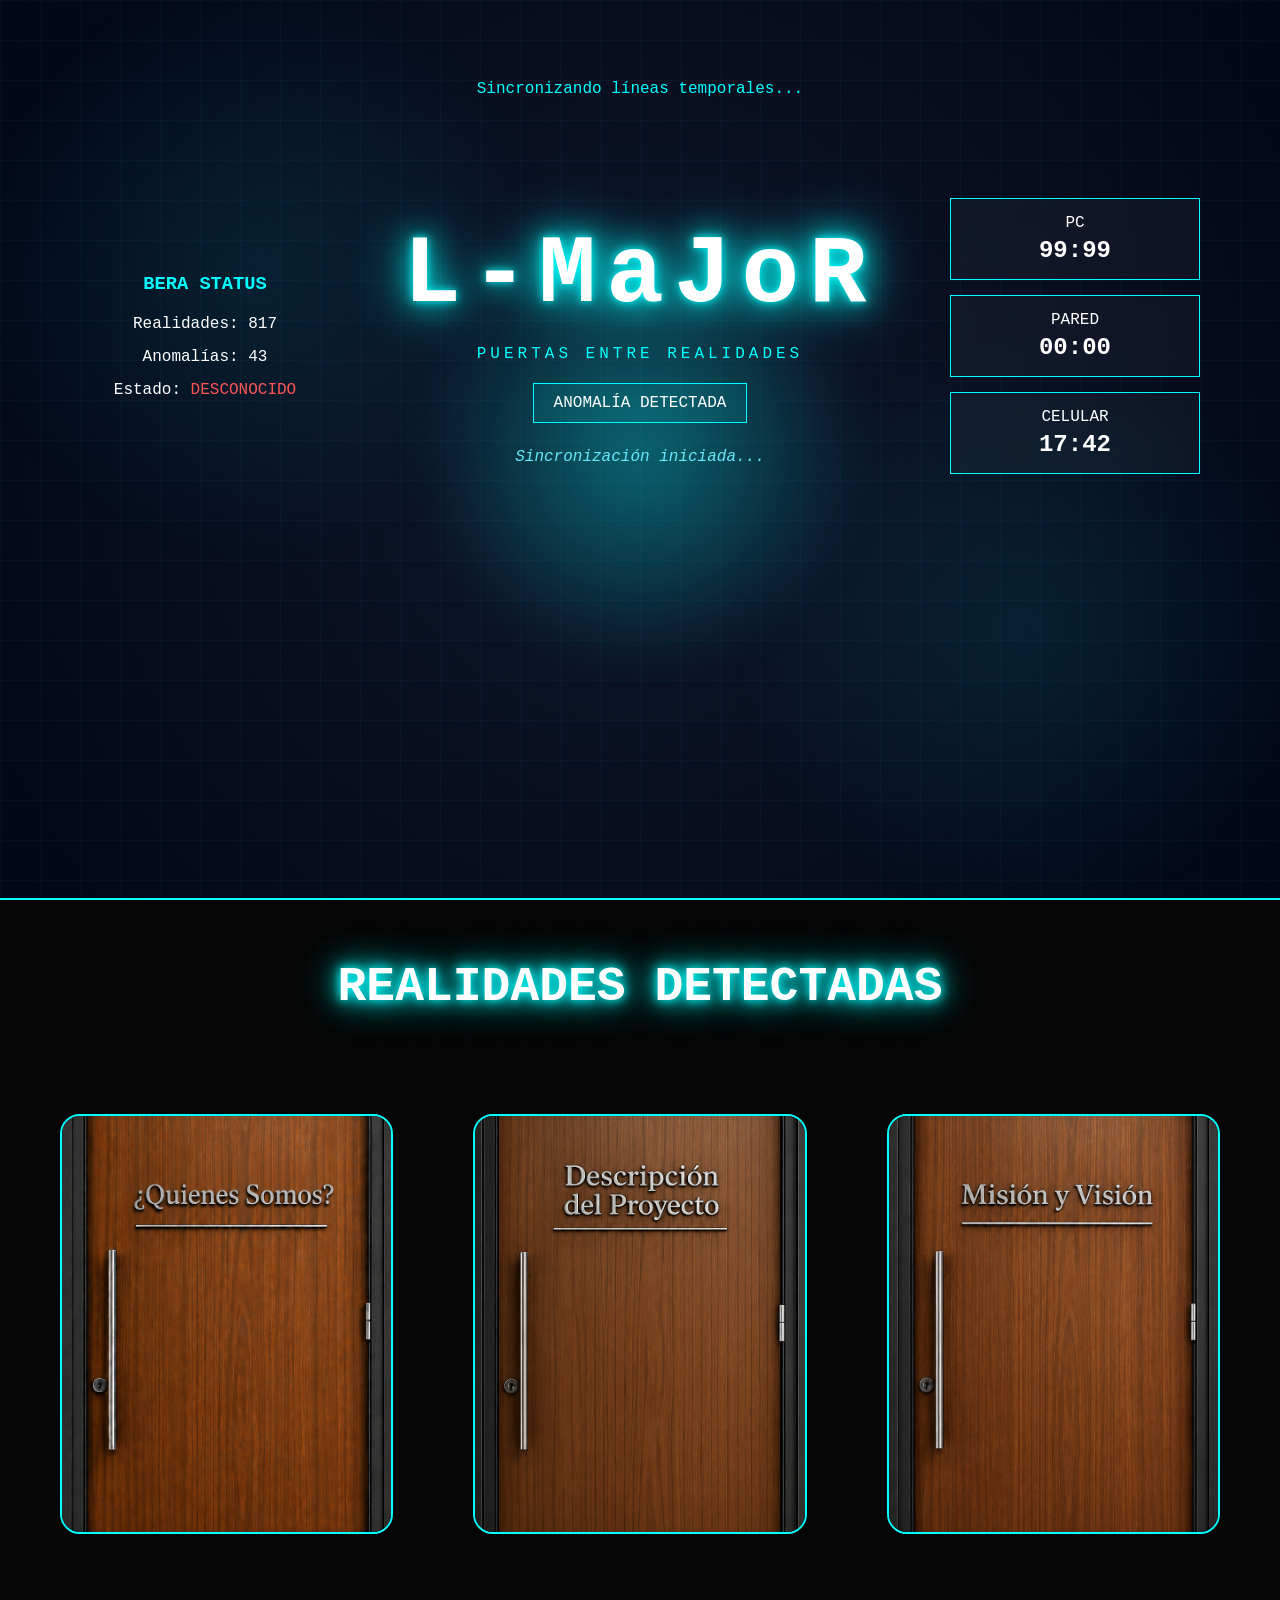
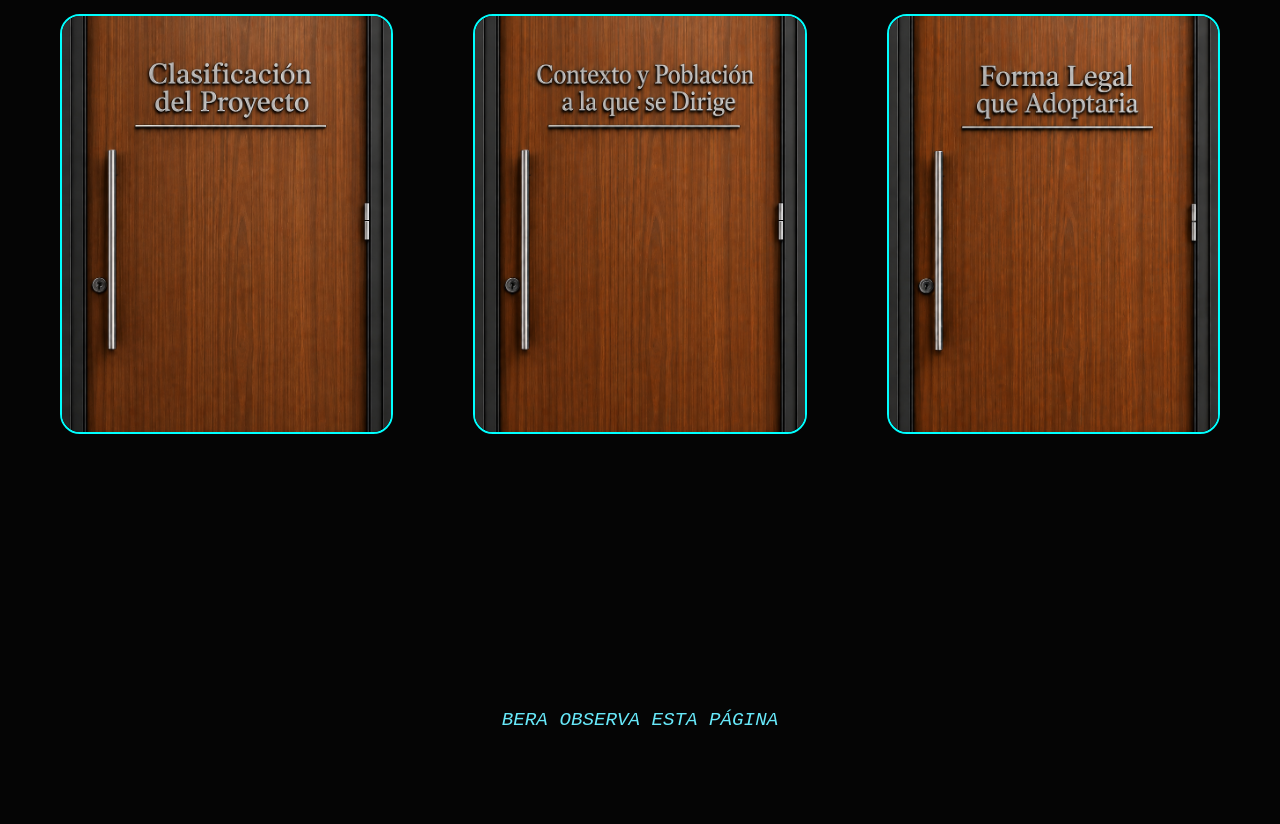
<file: index.html>
<!DOCTYPE html>
<html lang="es">
    <meta charset="UTF-8">
<meta name="viewport" content="width=device-width, initial-scale=1.0">
<title>L-MaJoR | BERA</title>

<link rel="stylesheet" href="index.css">

<header class="hero">

    <div class="portal"></div>
    <div class="grid-bg"></div>

    <div class="terminal-loader">
        <p class="typing">
            Sincronizando líneas temporales...
        </p>
    </div>

    <div class="hero-content">

        <div class="status-panel">

            <h3>BERA STATUS</h3>

            <div class="stat">
                Realidades:
                <span id="realidades">817</span>
            </div>

            <div class="stat">
                Anomalías:
                <span id="anomalias">43</span>
            </div>

            <div class="stat">
                Estado:
                <span class="danger">
                    DESCONOCIDO
                </span>
            </div>

        </div>

        <div class="center-panel">

            <h1
            id="logo"
            class="glitch"
            data-text="L-MaJoR">

                L-MaJoR

            </h1>

            <p class="subtitle">
                PUERTAS ENTRE REALIDADES
            </p>

            <div class="alert-banner">
                ANOMALÍA DETECTADA
            </div>

            <div id="mensaje">
                Sincronización iniciada...
            </div>

        </div>

        <div class="clock-panel">

            <div class="clock-box">
                <span>PC</span>
                <h2 id="clock1">03:11</h2>
            </div>

            <div class="clock-box">
                <span>PARED</span>
                <h2 id="clock2">17:42</h2>
            </div>

            <div class="clock-box">
                <span>CELULAR</span>
                <h2 id="clock3">25:83</h2>
            </div>

        </div>

    </div>

</header>


<body>

<div id="particles"></div>



<section class="world-selector">

<h2 class="realidades" data-text="REALIDADES DETECTADAS">REALIDADES DETECTADAS <span id="contador"></span></h2>

<div class="door-grid">

<a href="web juego/1quienesomos/quienesomos.html" class="door-card">

<div class="door-inner">

<div class="door-front">
<img src="web juego/imgpuerta/quienessomos.png">
</div>

<div class="door-back">
<img src="web juego/img-escenarios/marino.png">
<h3>Mundo Marino</h3>
</div>

</div>

</a>

<a href="web juego/2descripcionproyecto/descripcionproyecto.html" class="door-card">

<div class="door-inner">

<div class="door-front">
<img src="web juego/imgpuerta/descrip.proy..png">

</div>

<div class="door-back">
<img src="web juego/img-escenarios/jirafas.png">
<h3>Hora del té</h3>
</div>

</div>

</a>

<a href="web juego/3misionyvision/misionyvision.html" class="door-card">

<div class="door-inner">

<div class="door-front">
<img src="web juego/imgpuerta/misionyvision.png">

</div>

<div class="door-back">
<img src="web juego/img-escenarios/flores.jpeg">
<h3>Mundo Floral</h3>
</div>

</div>

</a>

<a href="web juego/4clasificaciondelproyecto/clasificaciondelproyecto.html" class="door-card">

<div class="door-inner">

<div class="door-front">
<img src="web juego/imgpuerta/clasproy.png">

</div>

<div class="door-back">
<img src="web juego/img-escenarios/emociones.png">
<h3>Supermercado de Emociones</h3>
</div>

</div>

</a>

<a href="web juego/5poblacion/poblacion.html" class="door-card">

<div class="door-inner">

<div class="door-front">
<img src="web juego/imgpuerta/poblacion.png">

</div>

<div class="door-back">
<img src="web juego/img-escenarios/obelisco.png">
<h3>Obelisco</h3>
</div>

</div>

</a>

<a href="web juego/6legal/legal.html" class="door-card">

<div class="door-inner">

<div class="door-front">
<img src="web juego/imgpuerta/formalegal.png">

</div>

<div class="door-back">
<img src="web juego/img-escenarios/hotel.png">
<h3>Hotel Lujoso</h3>
</div>

</div>

</a>

</div>

</section>
<footer>

<p id="mensaje">
BERA OBSERVA ESTA PÁGINA
</p>

</footer>

<script src="index.js"></script>

</body>
</html>
</file>
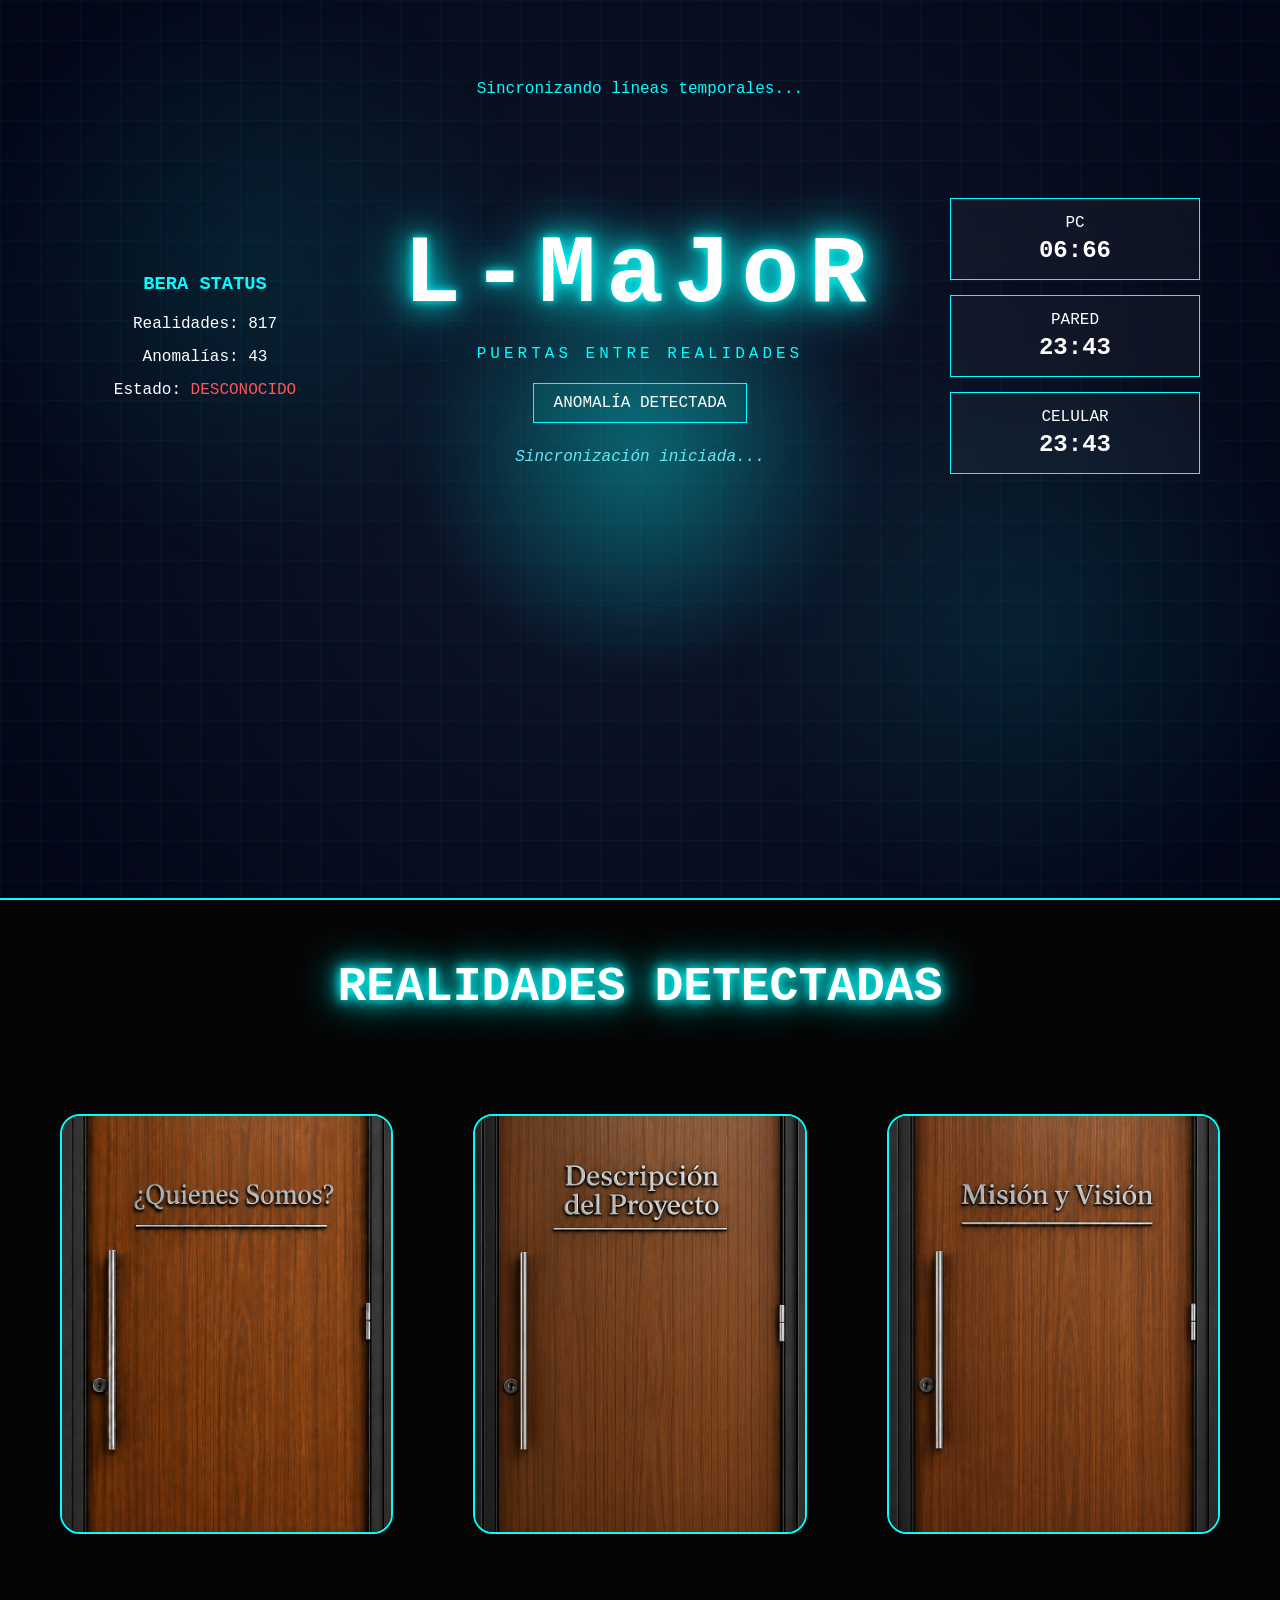
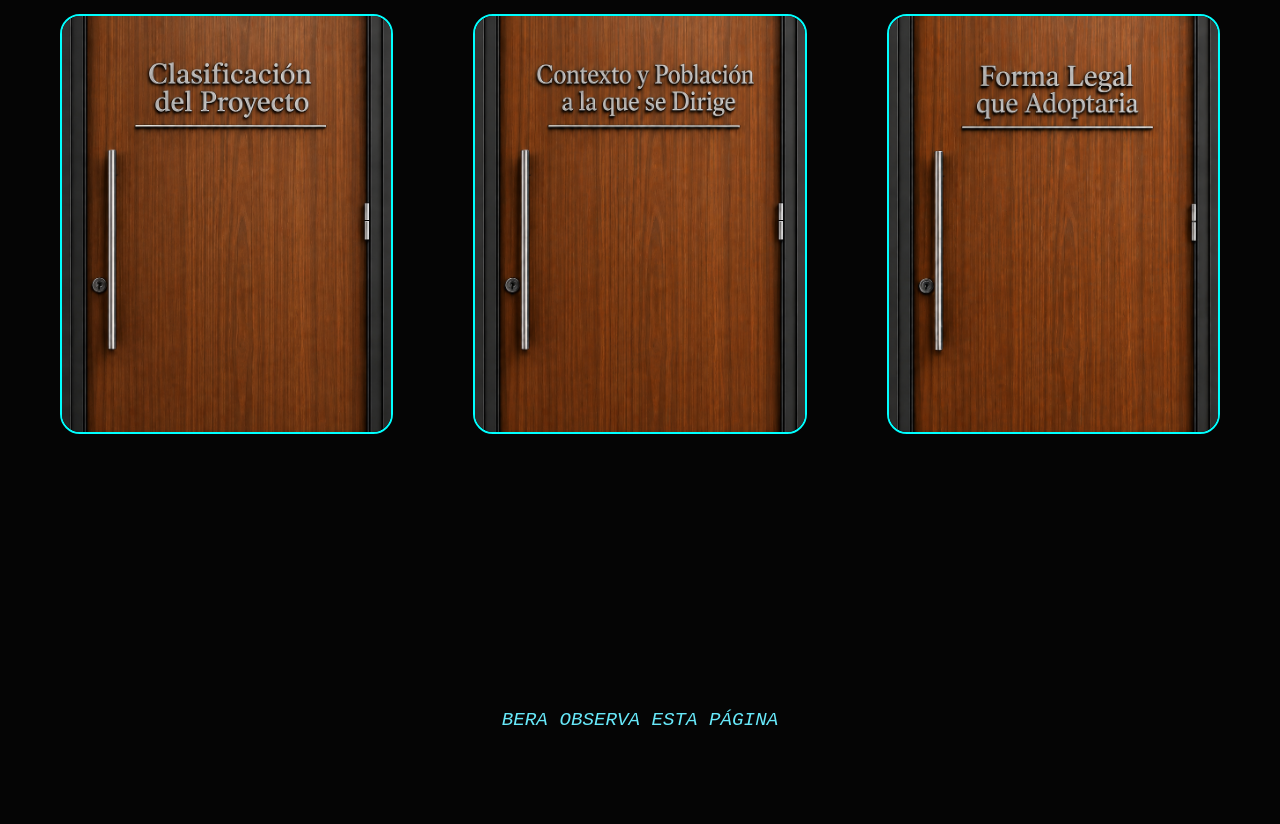
<file: web juego/index.html>
<!DOCTYPE html>
<html lang="es">
    <meta charset="UTF-8">
<meta name="viewport" content="width=device-width, initial-scale=1.0">
<title>L-MaJoR | BERA</title>

<link rel="stylesheet" href="index.css">

<header class="hero">

    <div class="portal"></div>
    <div class="grid-bg"></div>

    <div class="terminal-loader">
        <p class="typing">
            Sincronizando líneas temporales...
        </p>
    </div>

    <div class="hero-content">

        <div class="status-panel">

            <h3>BERA STATUS</h3>

            <div class="stat">
                Realidades:
                <span id="realidades">817</span>
            </div>

            <div class="stat">
                Anomalías:
                <span id="anomalias">43</span>
            </div>

            <div class="stat">
                Estado:
                <span class="danger">
                    DESCONOCIDO
                </span>
            </div>

        </div>

        <div class="center-panel">

            <h1
            id="logo"
            class="glitch"
            data-text="L-MaJoR">

                L-MaJoR

            </h1>

            <p class="subtitle">
                PUERTAS ENTRE REALIDADES
            </p>

            <div class="alert-banner">
                ANOMALÍA DETECTADA
            </div>

            <div id="mensaje">
                Sincronización iniciada...
            </div>

        </div>

        <div class="clock-panel">

            <div class="clock-box">
                <span>PC</span>
                <h2 id="clock1">03:11</h2>
            </div>

            <div class="clock-box">
                <span>PARED</span>
                <h2 id="clock2">17:42</h2>
            </div>

            <div class="clock-box">
                <span>CELULAR</span>
                <h2 id="clock3">25:83</h2>
            </div>

        </div>

    </div>

</header>


<body>

<div id="particles"></div>



<section class="world-selector">

<h2 class="realidades" data-text="REALIDADES DETECTADAS">REALIDADES DETECTADAS <span id="contador"></span></h2>

<div class="door-grid">

<a href="1quienesomos/quienesomos.html" class="door-card">

<div class="door-inner">

<div class="door-front">
<img src="imgpuerta/quienessomos.png">
</div>

<div class="door-back">
<img src="img-escenarios/marino.png">
<h3>Mundo Marino</h3>
</div>

</div>

</a>

<a href="2descripcionproyecto/descripcionproyecto.html" class="door-card">

<div class="door-inner">

<div class="door-front">
<img src="imgpuerta/descrip.proy..png">

</div>

<div class="door-back">
<img src="img-escenarios/jirafas.png">
<h3>Hora del té</h3>
</div>

</div>

</a>

<a href="3misionyvision/misionyvision.html" class="door-card">

<div class="door-inner">

<div class="door-front">
<img src="imgpuerta/misionyvision.png">

</div>

<div class="door-back">
<img src="img-escenarios/flores.jpeg">
<h3>Mundo Floral</h3>
</div>

</div>

</a>

<a href="4clasificaciondelproyecto/clasificaciondelproyecto.html" class="door-card">

<div class="door-inner">

<div class="door-front">
<img src="imgpuerta/clasproy.png">

</div>

<div class="door-back">
<img src="img-escenarios/emociones.png">
<h3>Supermercado de Emociones</h3>
</div>

</div>

</a>

<a href="5poblacion/poblacion.html" class="door-card">

<div class="door-inner">

<div class="door-front">
<img src="imgpuerta/poblacion.png">

</div>

<div class="door-back">
<img src="img-escenarios/obelisco.png">
<h3>Obelisco</h3>
</div>

</div>

</a>

<a href="6legal/legal.html" class="door-card">

<div class="door-inner">

<div class="door-front">
<img src="imgpuerta/formalegal.png">

</div>

<div class="door-back">
<img src="img-escenarios/hotel.png">
<h3>Hotel Lujoso</h3>
</div>

</div>

</a>

</div>

</section>
<footer>

<p id="mensaje">
BERA OBSERVA ESTA PÁGINA
</p>

</footer>

<script src="index.js"></script>

</body>
</html>
</file>
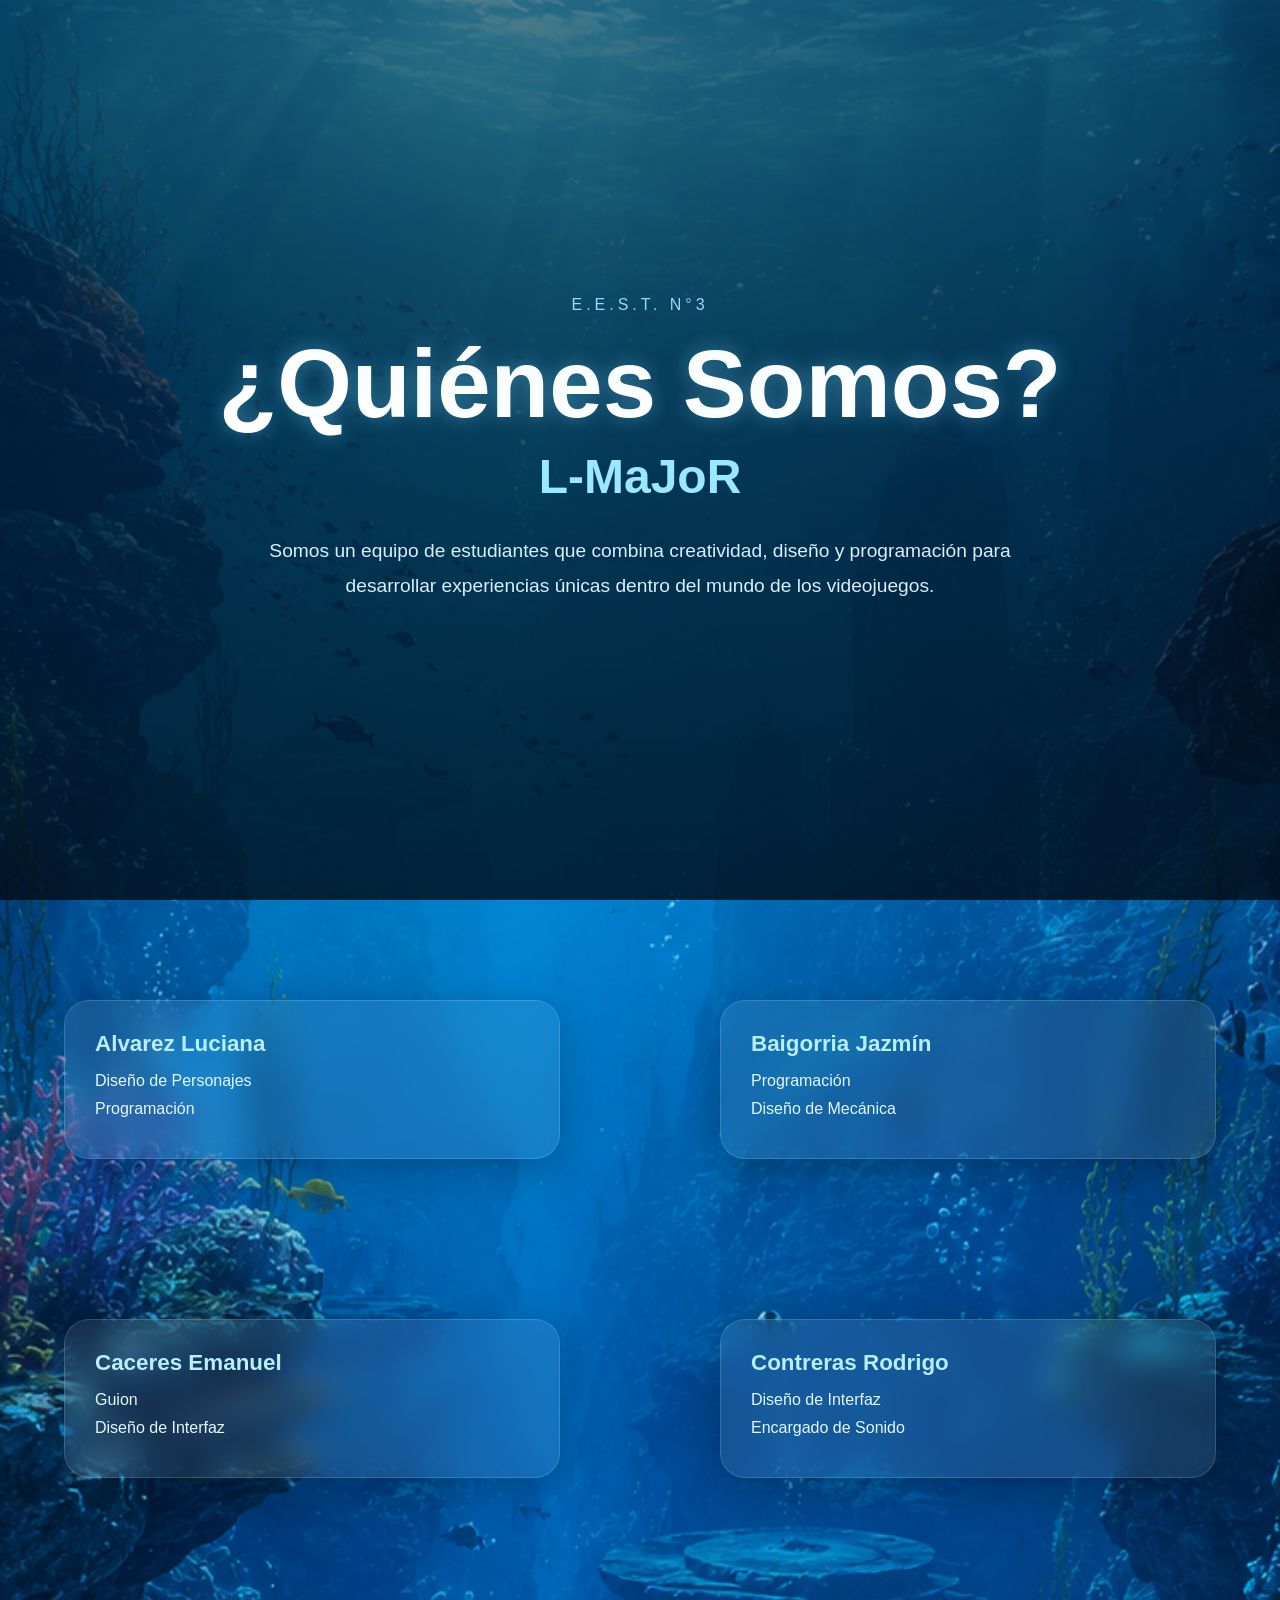
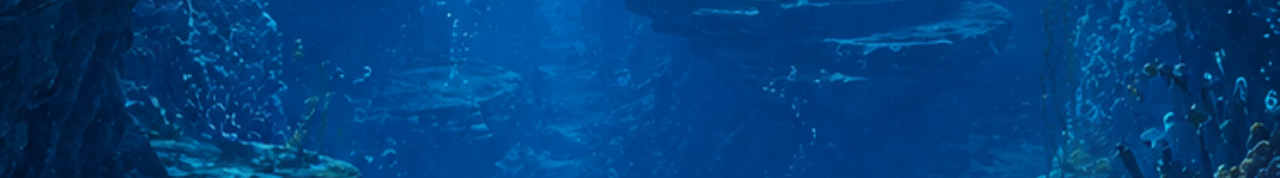
<file: web juego/1quienesomos/quienesomos.html>
<!DOCTYPE html>
<html lang="es">
<head>
    <meta charset="UTF-8">
    <meta name="viewport" content="width=device-width, initial-scale=1.0">
    <title>¿Quiénes Somos? | L-MaJoR</title>
    <link rel="stylesheet" href="quienesomos.css">
</head>
<body>

    <div class="overlay"></div>
    <div class="light-rays"></div>

    <main>

        <section class="hero">

            <p class="subtitle">E.E.S.T. N°3</p>

            <h1>¿Quiénes Somos?</h1>

            <h2>L-MaJoR</h2>

            <p class="description">
                Somos un equipo de estudiantes que combina creatividad,
                diseño y programación para desarrollar experiencias
                únicas dentro del mundo de los videojuegos.
            </p>

        </section>

        <section class="team">

            <div class="member reveal">
                <h3>Alvarez Luciana</h3>
                <span>Diseño de Personajes</span>
                <span>Programación</span>
            </div>

            <div class="member reveal">
                <h3>Baigorria Jazmín</h3>
                <span>Programación</span>
                <span>Diseño de Mecánica</span>
            </div>

            <div class="member reveal">
                <h3>Caceres Emanuel</h3>
                <span>Guion</span>
                <span>Diseño de Interfaz</span>
            </div>

            <div class="member reveal">
                <h3>Contreras Rodrigo</h3>
                <span>Diseño de Interfaz</span>
                <span>Encargado de Sonido</span>
            </div>

        </section>

    </main>


    <script src="quienesomos.js"></script>

</body>
</html>
</file>
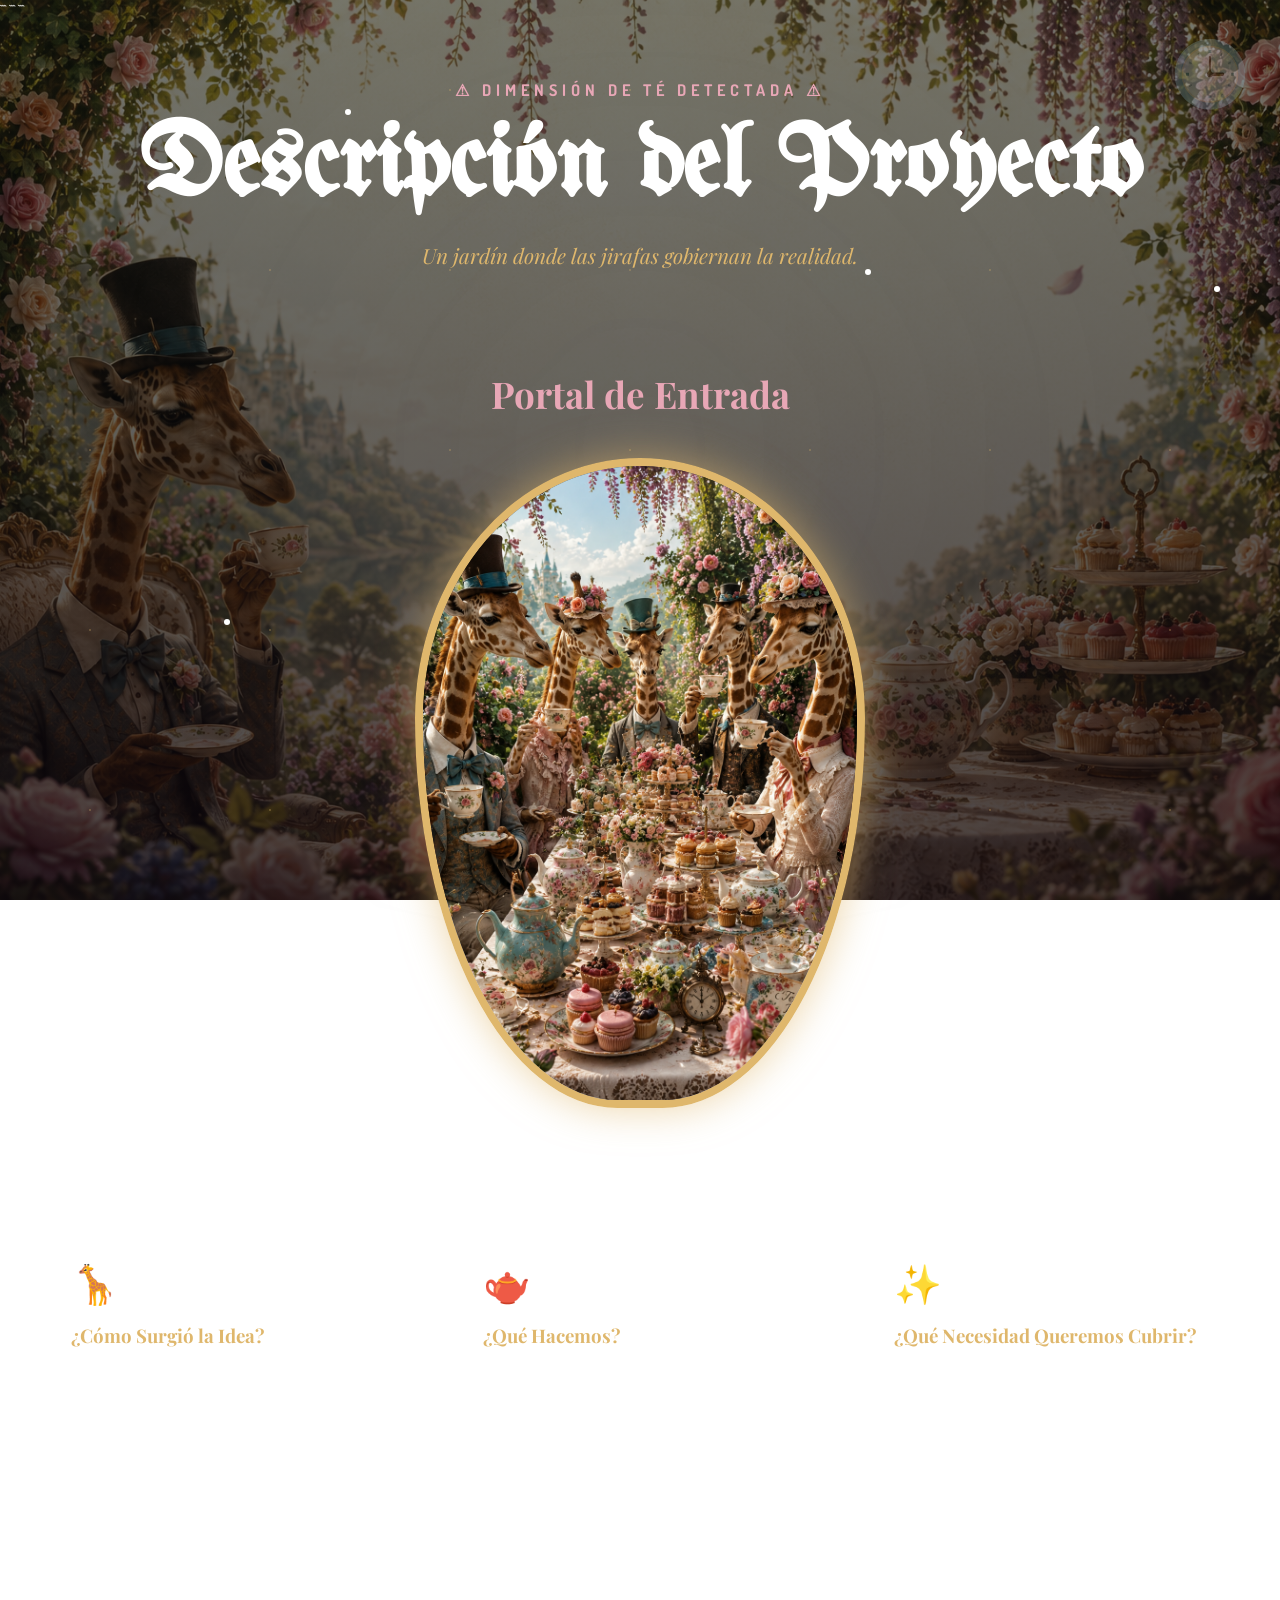
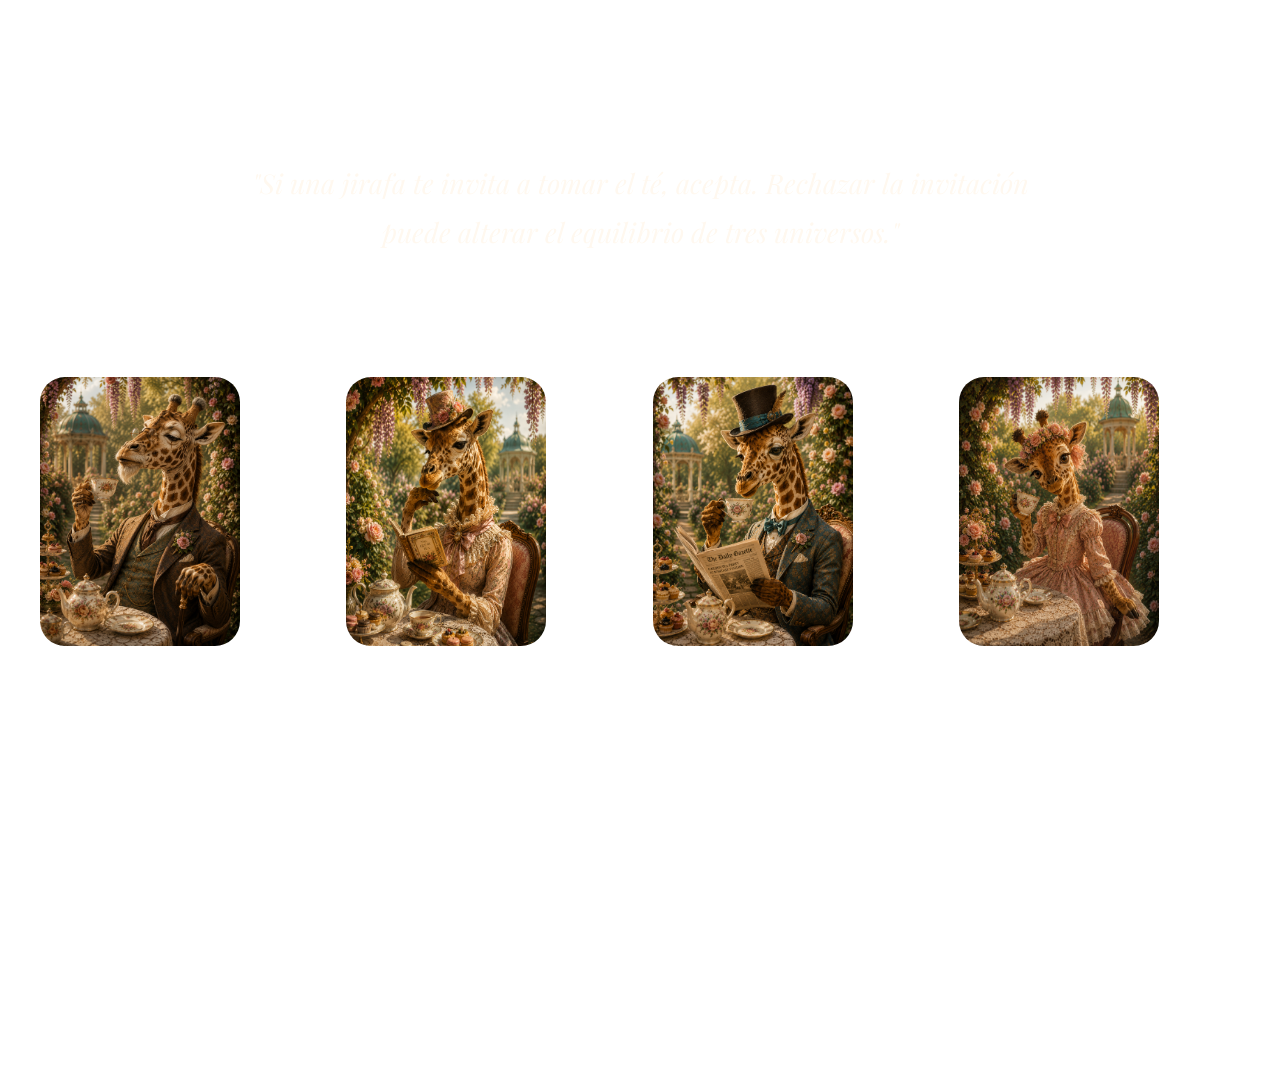
<file: web juego/2descripcionproyecto/descripcionproyecto.html>
<!DOCTYPE html>
<html lang="es">
<head>
 <!DOCTYPE html>

<html lang="es">

<head>

```
<meta charset="UTF-8">
<meta name="viewport" content="width=device-width, initial-scale=1.0">

<title>La Hora del Té con Jirafas</title>

<link rel="stylesheet" href="descripcionproyecto.css">

<link href="https://fonts.googleapis.com/css2?family=UnifrakturMaguntia&family=Playfair+Display:wght@400;600;700&family=Dosis:wght@300;400;600&display=swap" rel="stylesheet">
```

</head>

<body>

```
<!-- Fondo -->
<div class="magic-fog"></div>
<div class="petal-container" id="petal-container"></div>
<div class="light-particles"></div>

<!-- Cursor mágico -->
<div id="cursor-glow"></div>

<!-- Mensajes de jirafas -->
<div id="giraffe-whisper"></div>

<!-- Reloj loco -->
<div class="mad-clock">
    🕒
</div>

<main>

    <header class="hero">

        <p class="warning">
            ⚠ DIMENSIÓN DE TÉ DETECTADA ⚠
        </p>

<h1 class="main-title">
    Descripción del Proyecto
</h1>

        <p class="subtitle">
            Un jardín donde las jirafas gobiernan la realidad.
        </p>

    </header>

    <!-- Portal principal -->

    <section class="portal-section">

        <h2>
            Portal de Entrada
        </h2>

        <div class="portal-frame">

            <div class="portal-energy"></div>

            <div class="portal-view"></div>

        </div>

    </section>

    <!-- Tarjetas -->

    <section class="tea-grid">

    <article class="tea-card">

        <span class="card-icon">🦒</span>

        <h3>¿Cómo Surgió la Idea?</h3>

        <p>
            La idea surgió en la escuela mientras desarrollábamos un
            videojuego basado en una máquina de simulación defectuosa.
            Para hacer la experiencia más interesante, pensamos en
            incorporar portales interdimensionales que conectaran
            mundos completamente distintos. Así nació la dimensión
            de la Hora del Té con Jirafas, un lugar elegante,
            absurdo y mágico que contrasta con el ambiente
            tecnológico del laboratorio original.
        </p>

    </article>

    <article class="tea-card">

        <span class="card-icon">🫖</span>

        <h3>¿Qué Hacemos?</h3>

        <p>
            Desarrollamos una aventura interactiva donde el jugador
            explora diferentes dimensiones generadas por una anomalía.
            Cada portal conduce a un mundo único lleno de desafíos,
            misterios y escenarios inesperados. El objetivo es
            descubrir qué ocurrió con la simulación mientras se
            recorren lugares extraordinarios, como el jardín donde
            las jirafas celebran eternamente la hora del té.
        </p>

    </article>

    <article class="tea-card">

        <span class="card-icon">✨</span>

        <h3>¿Qué Necesidad Queremos Cubrir?</h3>

        <p>
            Buscamos ofrecer una experiencia diferente a los juegos
            convencionales. Queremos despertar la curiosidad, la
            imaginación y la sensación de sorpresa constante.
            Nuestro proyecto propone mundos originales que invitan
            a explorar, descubrir y disfrutar de situaciones que
            rompen completamente con la lógica cotidiana.
        </p>

    </article>

</section>

    <!-- Cita central -->

    <section class="quote-section">

        <blockquote>

            "Si una jirafa te invita a tomar el té,
            acepta. Rechazar la invitación puede alterar
            el equilibrio de tres universos."

        </blockquote>

    </section>

    <!-- Galería decorativa -->

    <section class="gallery">

        <div class="gallery-card"><img class="img" src="../img-escenarios/jirafaabuelo.png" alt="" width="180px" height="200px" ></div>
        <div class="gallery-card"><img class="img" src="../img-escenarios/jirafamadre.png" alt=""  width="180px" height="200px"></div>
        <div class="gallery-card"><img class="img" src="../img-escenarios/jirafapadre.png" alt="" width="180px" height="200px" ></div>
        <div class="gallery-card"><img class="img" src="../img-escenarios/jirafahija.png" alt="" width="180px" height="200px" ></div>

    </section>

    <!-- Footer -->

    <footer>

        <p>
            Jardín Interdimensional de Té • Establecido fuera del tiempo
        </p>

    </footer>

</main>

<script src="descripcionproyecto.js"></script>
```

</body>

</html>
</file>
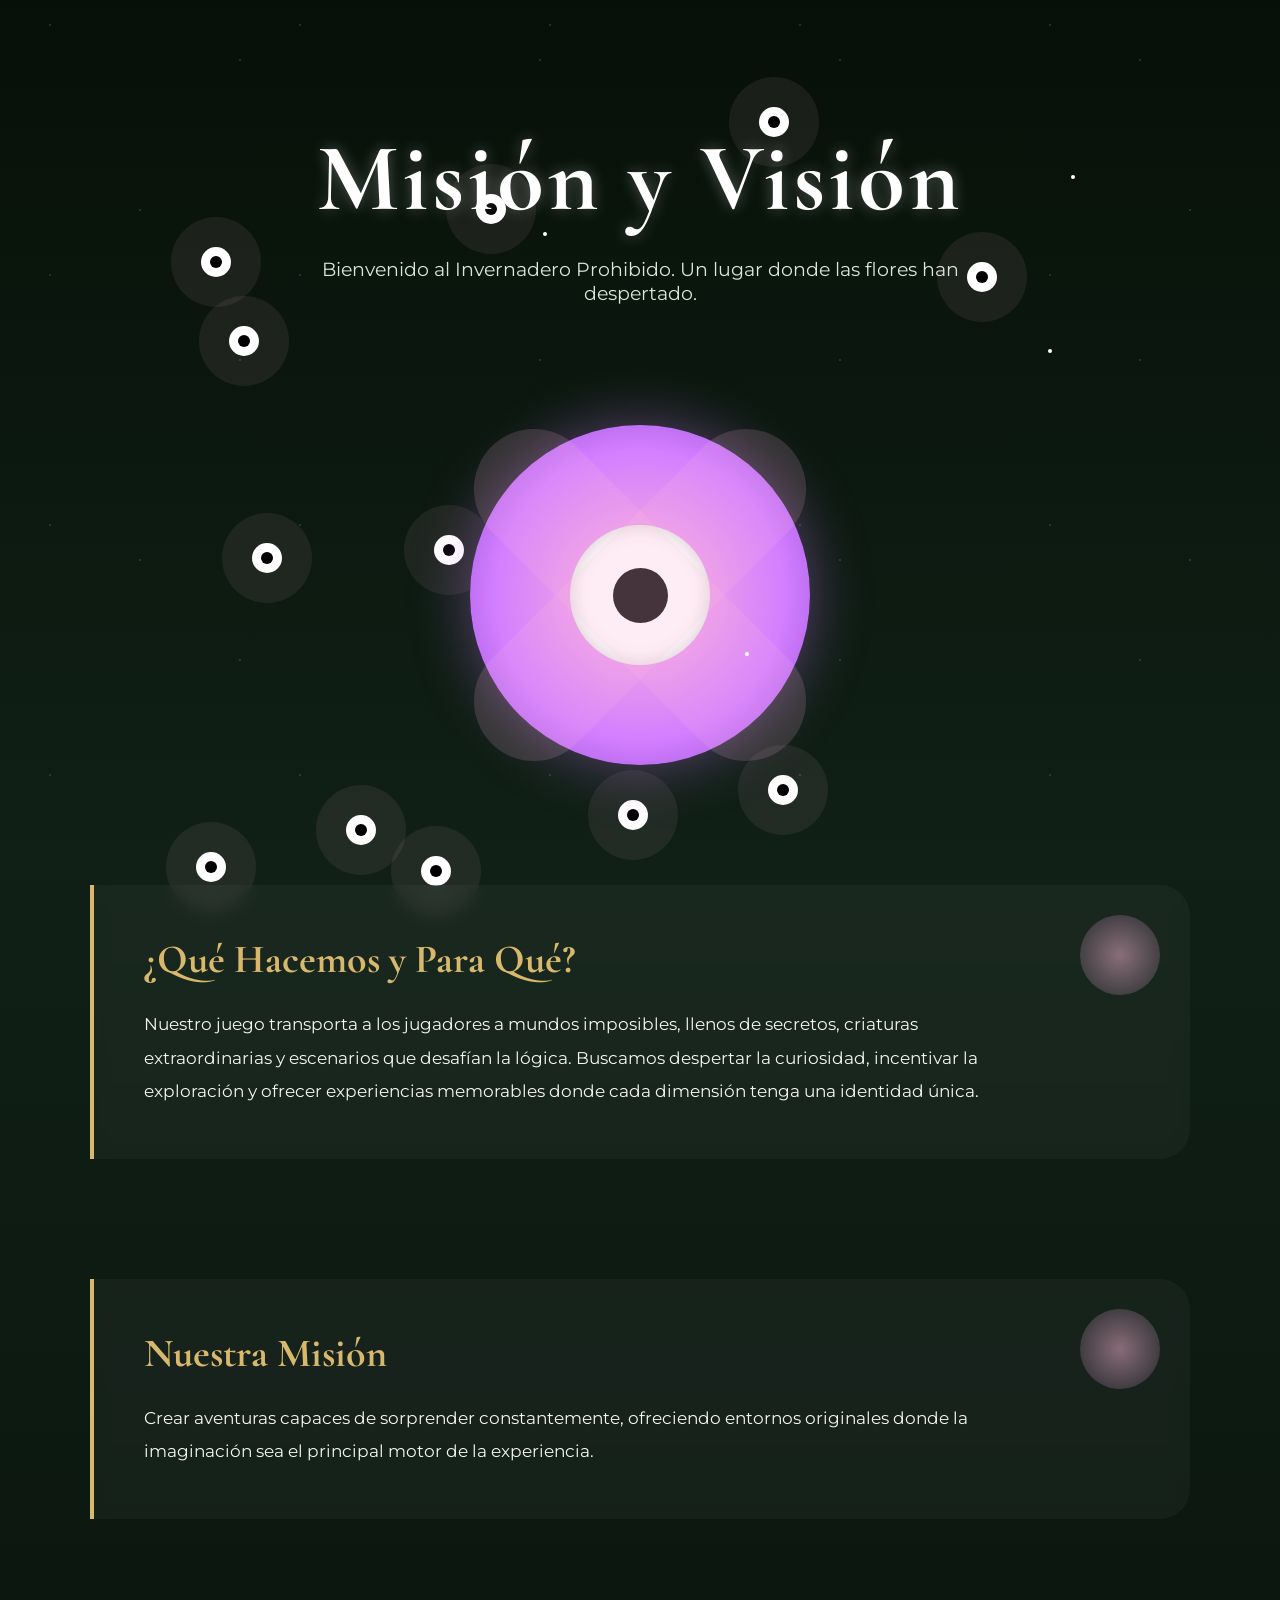
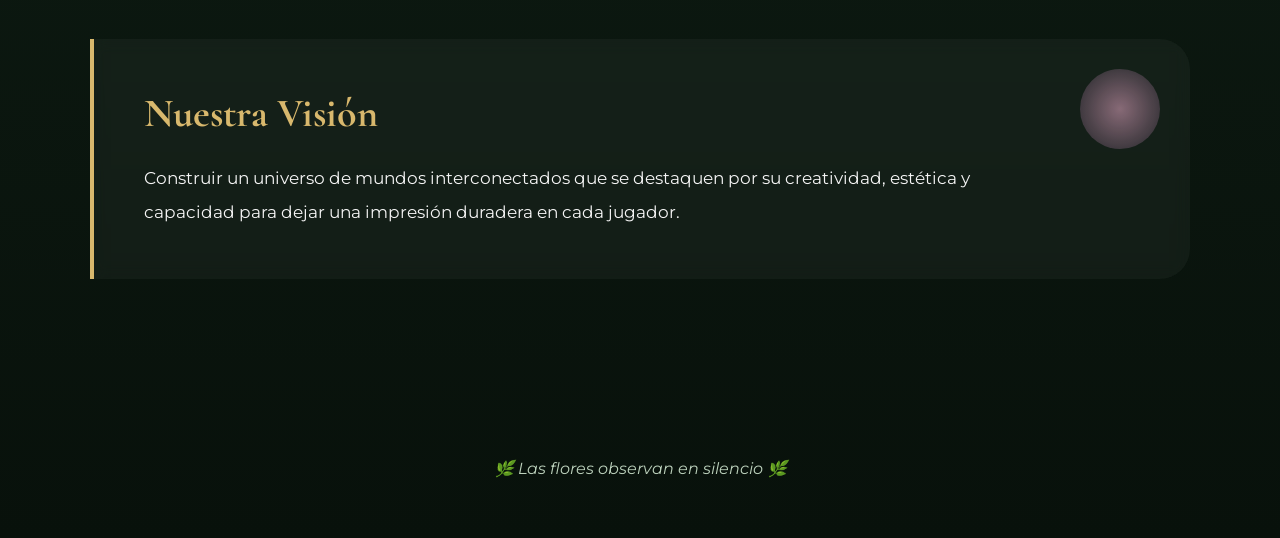
<file: web juego/3misionyvision/misionyvision.html>
<!DOCTYPE html>
<html lang="es">

<head>

<meta charset="UTF-8">
<meta name="viewport" content="width=device-width, initial-scale=1.0">

<title>Misión y Visión | Invernadero Prohibido</title>

<link rel="stylesheet" href="misionyvision.css">

<link href="https://fonts.googleapis.com/css2?family=Cormorant+Garamond:wght@400;600;700&family=Montserrat:wght@300;400;600&display=swap" rel="stylesheet">

</head>

<body>

<div class="vines"></div>

<header class="hero">

    <h1>Misión y Visión</h1>

    <p>
        Bienvenido al Invernadero Prohibido.
        Un lugar donde las flores han despertado.
    </p>

</header>

<section class="watcher-section">

    <div class="mystic-flower">

        <div class="eye">

            <div class="pupil"></div>

        </div>

    </div>

</section>

<main>

    <section class="chapter">

        <div class="chapter-decoration"></div>

        <h2>¿Qué Hacemos y Para Qué?</h2>

        <p>

            Nuestro juego transporta a los jugadores a mundos imposibles,
            llenos de secretos, criaturas extraordinarias y escenarios
            que desafían la lógica.

            Buscamos despertar la curiosidad, incentivar la exploración
            y ofrecer experiencias memorables donde cada dimensión
            tenga una identidad única.

        </p>

    </section>

    <section class="chapter">

        <div class="chapter-decoration"></div>

        <h2>Nuestra Misión</h2>

        <p>

            Crear aventuras capaces de sorprender constantemente,
            ofreciendo entornos originales donde la imaginación
            sea el principal motor de la experiencia.

        </p>

    </section>

    <section class="chapter">

        <div class="chapter-decoration"></div>

        <h2>Nuestra Visión</h2>

        <p>

            Construir un universo de mundos interconectados que se
            destaquen por su creatividad, estética y capacidad para
            dejar una impresión duradera en cada jugador.

        </p>

    </section>

</main>

<footer>

    <p>
        🌿 Las flores observan en silencio 🌿
    </p>

</footer>

<script src="misionyvision.js"></script>

</body>

</html>
</file>
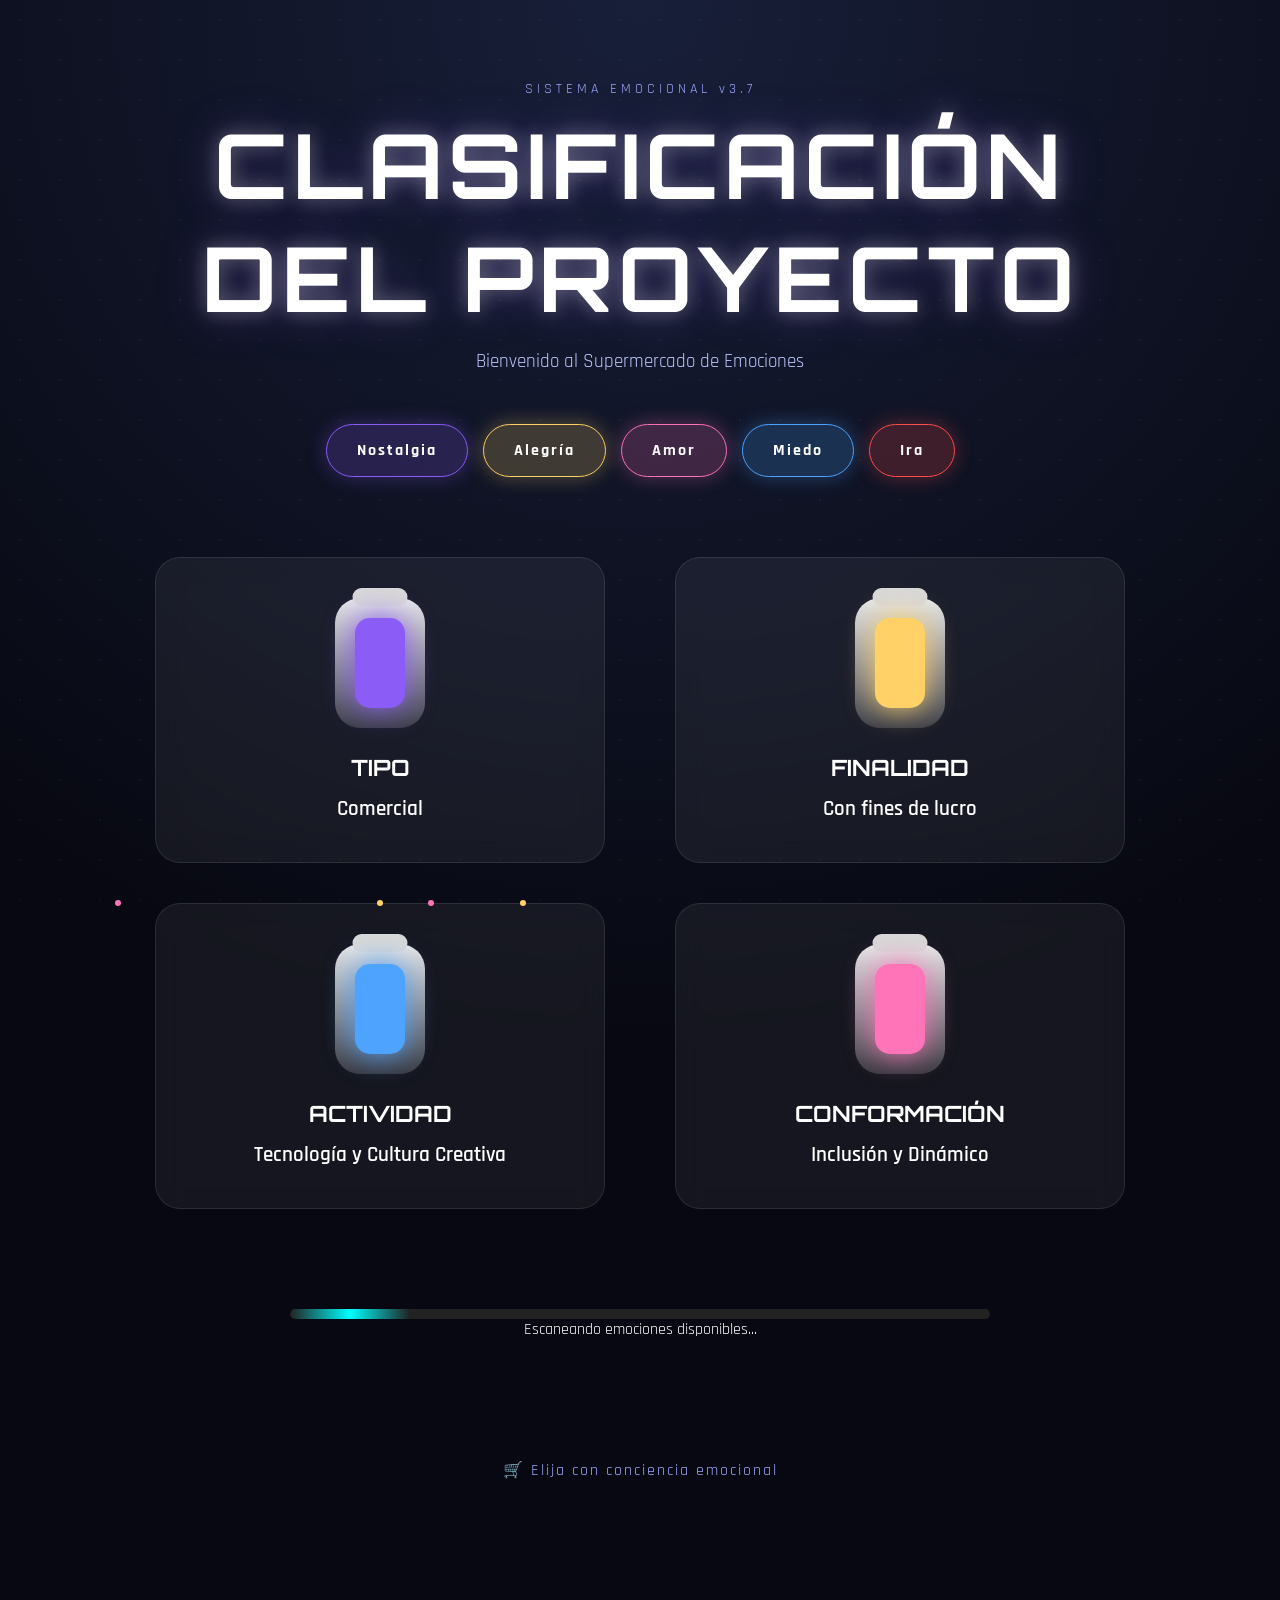
<file: web juego/4clasificaciondelproyecto/clasificaciondelproyecto.html>
<!DOCTYPE html>
<html lang="es">

<head>

<meta charset="UTF-8">
<meta name="viewport" content="width=device-width, initial-scale=1.0">

<title>Clasificación del Proyecto</title>

<link rel="stylesheet" href="clasificaciondelproyecto.css">

<link href="https://fonts.googleapis.com/css2?family=Orbitron:wght@400;700&family=Rajdhani:wght@300;500;700&display=swap" rel="stylesheet">

</head>

<body>

<div class="particles"></div>

<header class="market-header">

    <p class="store-code">
        SISTEMA EMOCIONAL v3.7
    </p>

    <h1>
    Clasificación <br>
    del Proyecto
    </h1>

    <p class="subtitle">
        Bienvenido al Supermercado de Emociones
    </p>

</header>

<section class="emotion-banner">

    <div class="emotion nostalgia">Nostalgia</div>

    <div class="emotion alegria">Alegría</div>

    <div class="emotion amor">Amor</div>

    <div class="emotion miedo">Miedo</div>

    <div class="emotion ira">Ira</div>

</section>

<main class="market">

    <article class="shelf commercial">

        <div class="jar"></div>

        <h2>Tipo</h2>

        <p>Comercial</p>

    </article>

    <article class="shelf lucro">

        <div class="jar"></div>

        <h2>Finalidad</h2>

        <p>Con fines de lucro</p>

    </article>

    <article class="shelf tecnologia">

        <div class="jar"></div>

        <h2>Actividad</h2>

        <p>Tecnología y Cultura Creativa</p>

    </article>

    <article class="shelf inclusion">

        <div class="jar"></div>

        <h2>Conformación</h2>

        <p>Inclusión y Dinámico</p>

    </article>

</main>

<section class="scanner-zone">

    <div class="scanner">

        <div class="scanner-light"></div>

    </div>

    <p>

        Escaneando emociones disponibles...

    </p>

</section>

<footer>

    <p>

        🛒 Elija con conciencia emocional

    </p>

</footer>

<script src="clasificaciondelproyecto.js"></script>

</body>

</html>
</file>
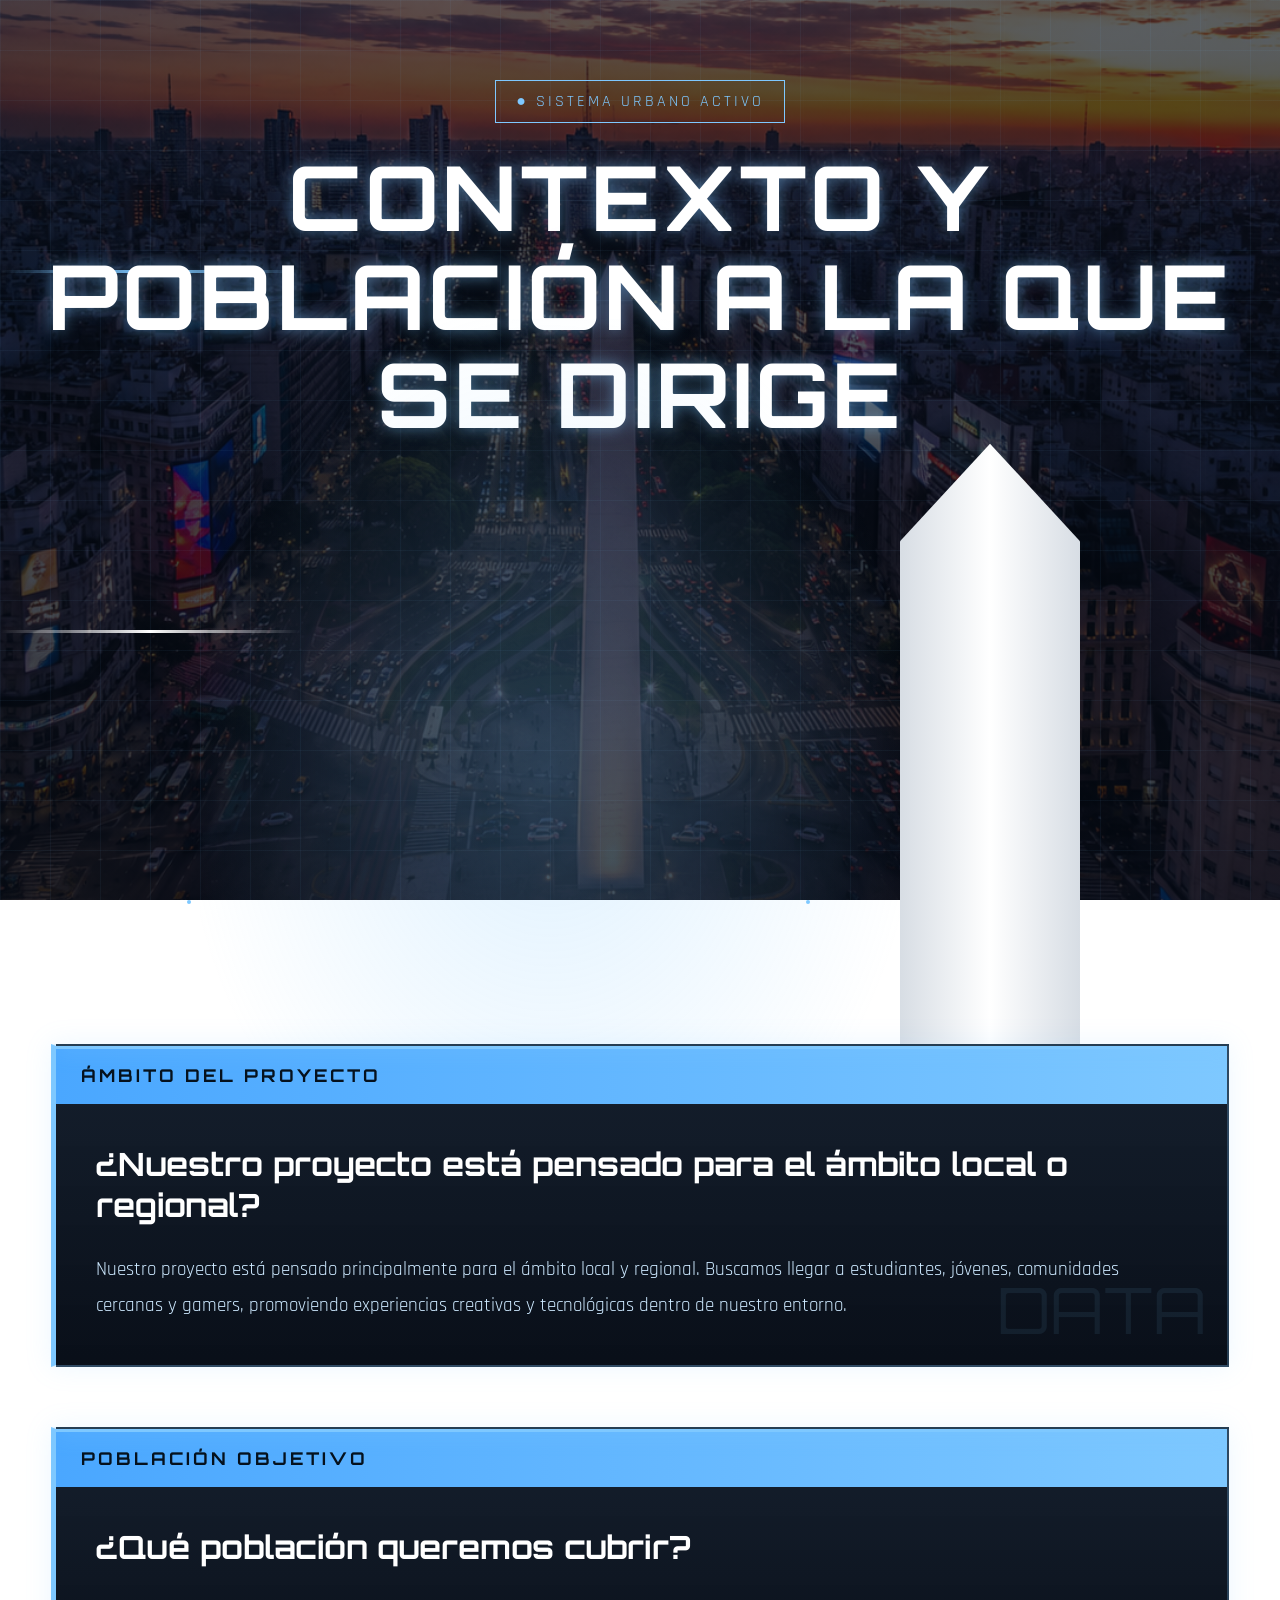
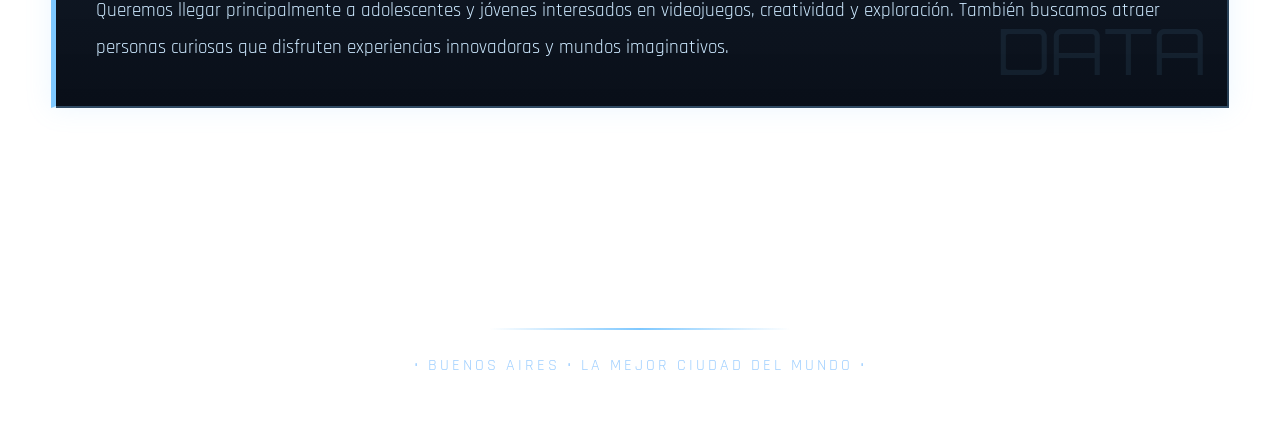
<file: web juego/5poblacion/poblacion.html>
<!DOCTYPE html>
<html lang="es">

<head>

<meta charset="UTF-8">
<meta name="viewport" content="width=device-width, initial-scale=1.0">

<title>Contexto y Población a la que se Dirige</title>

<link rel="stylesheet" href="poblacion.css">

<link href="https://fonts.googleapis.com/css2?family=Orbitron:wght@400;600;700;800&family=Rajdhani:wght@400;500;700&display=swap" rel="stylesheet">

</head>

<body>

<div class="city-grid"></div>

<div class="traffic-lights"></div>

<header class="control-center">

    <div class="system-status">

        ● SISTEMA URBANO ACTIVO

    </div>

    <h1>

        CONTEXTO Y<br>
        POBLACIÓN A LA QUE<br>
        SE DIRIGE

    </h1>

</header>

<section class="obelisk-zone">

    <div class="beam"></div>

    <div class="obelisk">

        <div class="obelisk-face"></div>

    </div>

</section>

<main>

    <section class="terminal-panel">

        <div class="panel-title">

            ÁMBITO DEL PROYECTO

        </div>

        <div class="panel-content">

            <h2>

                ¿Nuestro proyecto está pensado para el ámbito local o regional?

            </h2>

            <p>

                Nuestro proyecto está pensado principalmente para el ámbito local y regional.
                Buscamos llegar a estudiantes, jóvenes, comunidades cercanas y gamers,
                promoviendo experiencias creativas y tecnológicas dentro de nuestro entorno.

            </p>

        </div>

    </section>

    <section class="terminal-panel">

        <div class="panel-title">

            POBLACIÓN OBJETIVO

        </div>

        <div class="panel-content">

            <h2>

                ¿Qué población queremos cubrir?

            </h2>

            <p>

                Queremos llegar principalmente a adolescentes y jóvenes interesados en
                videojuegos, creatividad y exploración. También buscamos atraer personas
                curiosas que disfruten experiencias innovadoras y mundos imaginativos.

            </p>

        </div>

    </section>

</main>

<footer>

    <div class="city-line"></div>

    <p>

        • Buenos Aires • La mejor ciudad del mundo •

    </p>

</footer>

<script src="poblacion.js"></script>

</body>

</html>
</file>
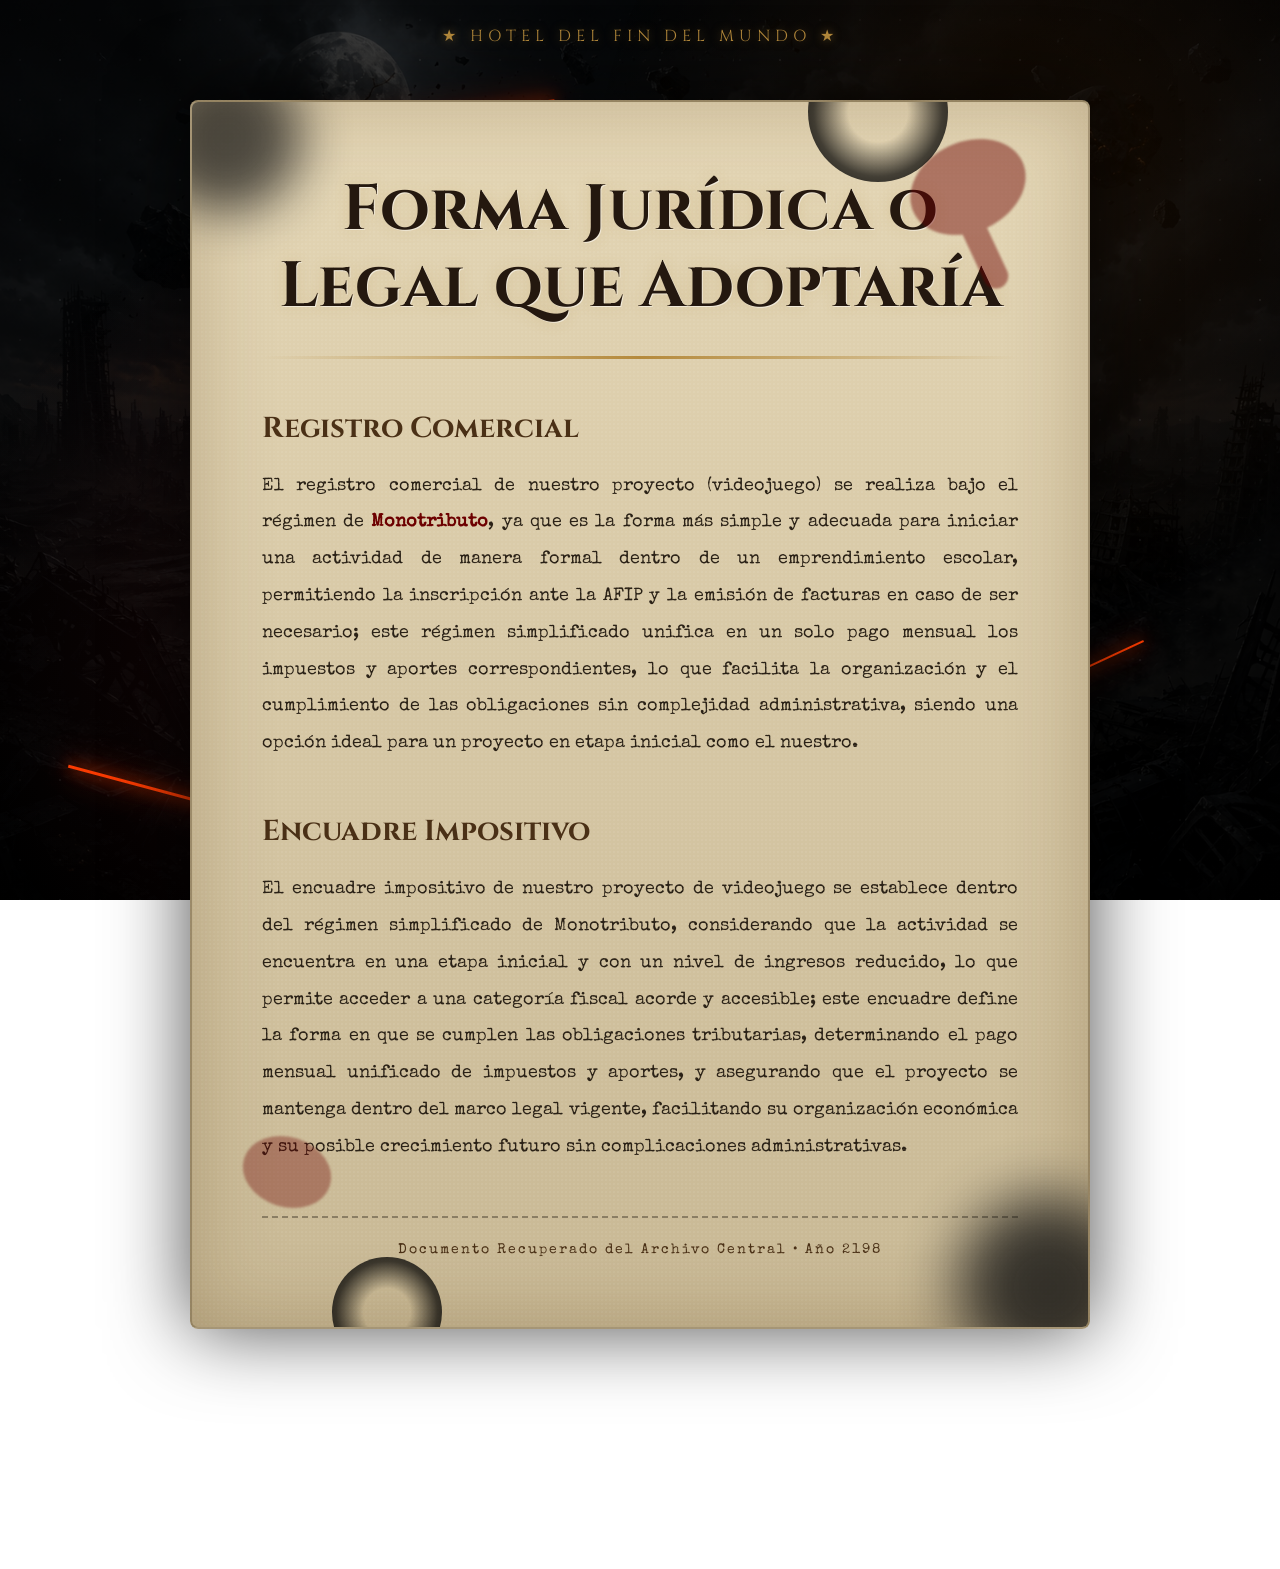
<file: web juego/6legal/legal.html>
<!DOCTYPE html>
<html lang="es">
<head>

<meta charset="UTF-8">
<meta name="viewport" content="width=device-width, initial-scale=1.0">

<title>Forma Jurídica o Legal que Adoptaría</title>

<link rel="stylesheet" href="legal.css">

<link rel="preconnect" href="https://fonts.googleapis.com">
<link href="https://fonts.googleapis.com/css2?family=Cinzel:wght@400;700&family=Special+Elite&display=swap" rel="stylesheet">

<script defer src="legal.js"></script>


</head>
<body>

<div class="ash"></div>

<div class="crack" style="width:250px;height:3px;bottom:100px;left:5%;transform:rotate(15deg);"></div>

<div class="crack" style="width:180px;height:2px;bottom:220px;right:10%;transform:rotate(-25deg);"></div>

<div class="crack" style="width:300px;height:4px;top:120px;left:20%;transform:rotate(-8deg);"></div>

<div class="hotel-seal">
    ★ HOTEL DEL FIN DEL MUNDO ★
</div>

<main class="burned-document">

    <div class="blood blood1"></div>
    <div class="blood blood2"></div>

    <div class="burn-mark burn1"></div>
    <div class="burn-mark burn2"></div>

    <h1>
        Forma Jurídica o Legal que Adoptaría
    </h1>

    <div class="old-divider"></div>

    <section class="report">

        <h2>
            Registro Comercial
        </h2>

        <p>
            El registro comercial de nuestro proyecto (videojuego) se realiza bajo el régimen de <strong>Monotributo</strong>, ya que es la forma más simple y adecuada para iniciar una actividad de manera formal dentro de un emprendimiento escolar, permitiendo la inscripción ante la AFIP y la emisión de facturas en caso de ser necesario; este régimen simplificado unifica en un solo pago mensual los impuestos y aportes correspondientes, lo que facilita la organización y el cumplimiento de las obligaciones sin complejidad administrativa, siendo una opción ideal para un proyecto en etapa inicial como el nuestro.
        </p>

    </section>

    <section class="report">

        <h2>
            Encuadre Impositivo
        </h2>

        <p>
            El encuadre impositivo de nuestro proyecto de videojuego se establece dentro del régimen simplificado de Monotributo, considerando que la actividad se encuentra en una etapa inicial y con un nivel de ingresos reducido, lo que permite acceder a una categoría fiscal acorde y accesible; este encuadre define la forma en que se cumplen las obligaciones tributarias, determinando el pago mensual unificado de impuestos y aportes, y asegurando que el proyecto se mantenga dentro del marco legal vigente, facilitando su organización económica y su posible crecimiento futuro sin complicaciones administrativas.
        </p>

    </section>

    <footer>

        <p>
            Documento Recuperado del Archivo Central • Año 2198
        </p>

    </footer>

</main>

</body>
</html>
</file>
<file: index.css>
*{
margin:0;
padding:0;
box-sizing:border-box;
}

body{
min-height: 100vh;
padding-bottom: 40px;
background:#050505;
color:white;
font-family:Consolas,monospace;
overflow-x:hidden;
overscroll-behavior-y:auto;
}

.hero{
position:relative;
min-height:100vh;
height:auto;
overflow:visible;
background:
radial-gradient(circle at center,#0f172a,#020617);
border-bottom:2px solid cyan;
}

.grid-bg{
position:absolute;
inset:0;
background:
linear-gradient(rgba(0,255,255,.03) 1px,transparent 1px),
linear-gradient(90deg,rgba(0,255,255,.03) 1px,transparent 1px);
background-size:40px 40px;
animation:gridMove 25s linear infinite;
}

@keyframes gridMove{
from{transform:translateY(0);}
to{transform:translateY(40px);}
}

.portal{
position:absolute;
left:50%;
top:50%;
width:450px;
height:450px;
transform:translate(-50%,-50%);
border-radius:50%;
background:radial-gradient(circle,rgba(0,255,255,.35),transparent 70%);
filter:blur(25px);
animation:portalSpin 20s linear infinite;
}

@keyframes portalSpin{
from{transform:translate(-50%,-50%) rotate(0deg);}
to{transform:translate(-50%,-50%) rotate(360deg);}
}

.hero-content{
position:relative;
z-index:10;
display:flex;
justify-content:space-between;
align-items:center;
padding:80px 60px;
}

.status-panel,
.clock-panel{
width:250px;
}

.status-panel h3{
color:cyan;
margin-bottom:20px;
}

.stat{
margin-bottom:15px;
}

.center-panel{
text-align:center;
}

#logo{
font-size:6rem;
letter-spacing:10px;
text-shadow:0 0 10px cyan,0 0 30px cyan,0 0 60px cyan;
}

.subtitle{
margin-top:10px;
letter-spacing:4px;
color:#7dd3fc;
}

.alert-banner{
margin-top:20px;
padding:10px 20px;
display:inline-block;
border:1px solid cyan;
background:rgba(0,255,255,.08);
}

.clock-box{
padding:15px;
margin-bottom:15px;
background:rgba(255,255,255,.04);
border:1px solid cyan;
text-align:center;
backdrop-filter:blur(8px);
}

.clock-box h2{margin-top:5px;}

.danger{color:#ff5555;}

#mensaje{
margin-top:25px;
font-style:italic;
color:#67e8f9;
}

.typing{
padding:20px;
color:cyan;
}

header{
text-align:center;
padding:60px 20px;
}

.logo{
font-size:5rem;
letter-spacing:8px;
text-shadow:0 0 10px cyan,0 0 25px cyan;
}

.subtitle{
margin-top:15px;
color:#00ffff;
}

.status{margin-top:25px;}

.intro{
max-width:900px;
margin:auto;
text-align:center;
padding:40px;
}

.intro p{margin-top:15px;}

.hall{
display:flex;
flex-wrap:wrap;
justify-content:center;
gap:40px;
padding:60px 20px;
}

.door{
width:250px;
height:350px;
position:relative;
transform-style:preserve-3d;
transition:1s;
cursor:pointer;
}

.door:hover{
transform:rotateY(180deg);
}

.front,
.back{
position:absolute;
width:100%;
height:100%;
backface-visibility:hidden;
border-radius:15px;
padding:20px;
}

.front{
background:#111;
display:flex;
justify-content:center;
align-items:center;
font-size:2rem;
}

.back{
background:#08131f;
transform:rotateY(180deg);
overflow:auto;
}

.back h3{
margin-bottom:15px;
color:cyan;
}

.back p,
.back li{
margin-bottom:10px;
}

.worlds{
padding:60px 20px;
text-align:center;
}

.worlds h2{
margin-bottom:30px;
}

footer{
text-align:center;
padding:50px;
font-size:1.2rem;
color:#00ffff;
}

#particles{
position:fixed;
inset:0;
pointer-events:none;
background:
radial-gradient(circle at 20% 30%,rgba(0,255,255,.08),transparent 300px),
radial-gradient(circle at 80% 70%,rgba(0,255,255,.08),transparent 300px);
}

.world-selector{
padding:60px;
padding-bottom:140px; /* 🔥 FIX REAL DEL CORTE */
text-align:center;
}

.door-grid{
display:grid;
grid-template-columns:repeat(auto-fit,minmax(250px,1fr));
gap:80px;
max-width:1400px;
margin:auto;
margin-bottom:60px; /* 🔥 FIX */
}

.door-card{
height:420px;
perspective:1200px;
text-decoration:none;
}

.door-inner{
position:relative;
width:100%;
height:100%;
transform-style:preserve-3d;
transition:1s;
}

.door-card:hover .door-inner{
transform:rotateY(180deg);
}

.door-front,
.door-back{
position:absolute;
width:100%;
height:100%;
backface-visibility:hidden;
border-radius:20px;
overflow:hidden;
border:2px solid cyan;
}

.door-front img,
.door-back img{
width:100%;
height:100%;
object-fit:cover;
}

.door-back{
transform:rotateY(180deg);
}

.door-back h3{
position:absolute;
bottom:0;
width:100%;
background:rgba(0,0,0,.7);
padding:15px;
color:white;
}

.realidades{
margin-bottom:100px;
font-size:3rem;
color:white;
animation:pulse 3s infinite;
text-shadow:0 0 10px cyan,0 0 20px cyan,0 0 40px cyan;
}

@keyframes pulse{
0%,100%{transform:scale(1);}
50%{transform:scale(1.05);}
}

/* =========================
   MOBILE FIX (SIN CAMBIAR ESTÉTICA)
   ========================= */

@media (max-width:768px){

.hero-content{
flex-direction:column;
align-items:center;
padding:30px 15px;
gap:25px;
}

.portal{
    will-change: transform;
width:220px;
height:220px;
filter:blur(15px);
opacity:0.7;
animation:none;
}

#logo{
font-size:2.2rem;
letter-spacing:4px;
text-align:center;
}

.subtitle{
font-size:0.8rem;
text-align:center;
}

.status-panel,
.clock-panel{
width:100%;
max-width:340px;
}

.stat{text-align:center;font-size:0.9rem;}

.clock-box{
padding:12px;
border-radius:10px;
}

.clock-box h2{
font-size:1.4rem;
}

.alert-banner{
font-size:0.8rem;
padding:8px 14px;
}

.world-selector{
padding:25px 10px 160px 10px; /* 🔥 FIX CLAVE FINAL */
}

.door-grid{
grid-template-columns:1fr;
gap:25px;
margin-bottom:40px;
}

.realidades{
font-size:1.6rem;
margin-bottom:30px;
}

.door-card:active .door-inner{
transform:rotateY(180deg);
}

footer{
font-size:0.9rem;
padding:25px;
}

#particles{
opacity:0.5;
}

.grid-bg{
animation:none;
}
}

.door-card {
  opacity: 0;
  transform: translateY(60px);
  transition: all 0.8s ease;
}

.door-card.show {
  opacity: 1;
  transform: translateY(0);
}
</file>
<file: web juego/index.css>
*{
margin:0;
padding:0;
box-sizing:border-box;
}

body{
min-height: 100vh;
padding-bottom: 40px;
background:#050505;
color:white;
font-family:Consolas,monospace;
overflow-x:hidden;
overscroll-behavior-y:auto;
}

.hero{
position:relative;
min-height:100vh;
height:auto;
overflow:visible;
background:
radial-gradient(circle at center,#0f172a,#020617);
border-bottom:2px solid cyan;
}

.grid-bg{
position:absolute;
inset:0;
background:
linear-gradient(rgba(0,255,255,.03) 1px,transparent 1px),
linear-gradient(90deg,rgba(0,255,255,.03) 1px,transparent 1px);
background-size:40px 40px;
animation:gridMove 25s linear infinite;
}

@keyframes gridMove{
from{transform:translateY(0);}
to{transform:translateY(40px);}
}

.portal{
position:absolute;
left:50%;
top:50%;
width:450px;
height:450px;
transform:translate(-50%,-50%);
border-radius:50%;
background:radial-gradient(circle,rgba(0,255,255,.35),transparent 70%);
filter:blur(25px);
animation:portalSpin 20s linear infinite;
}

@keyframes portalSpin{
from{transform:translate(-50%,-50%) rotate(0deg);}
to{transform:translate(-50%,-50%) rotate(360deg);}
}

.hero-content{
position:relative;
z-index:10;
display:flex;
justify-content:space-between;
align-items:center;
padding:80px 60px;
}

.status-panel,
.clock-panel{
width:250px;
}

.status-panel h3{
color:cyan;
margin-bottom:20px;
}

.stat{
margin-bottom:15px;
}

.center-panel{
text-align:center;
}

#logo{
font-size:6rem;
letter-spacing:10px;
text-shadow:0 0 10px cyan,0 0 30px cyan,0 0 60px cyan;
}

.subtitle{
margin-top:10px;
letter-spacing:4px;
color:#7dd3fc;
}

.alert-banner{
margin-top:20px;
padding:10px 20px;
display:inline-block;
border:1px solid cyan;
background:rgba(0,255,255,.08);
}

.clock-box{
padding:15px;
margin-bottom:15px;
background:rgba(255,255,255,.04);
border:1px solid cyan;
text-align:center;
backdrop-filter:blur(8px);
}

.clock-box h2{margin-top:5px;}

.danger{color:#ff5555;}

#mensaje{
margin-top:25px;
font-style:italic;
color:#67e8f9;
}

.typing{
padding:20px;
color:cyan;
}

header{
text-align:center;
padding:60px 20px;
}

.logo{
font-size:5rem;
letter-spacing:8px;
text-shadow:0 0 10px cyan,0 0 25px cyan;
}

.subtitle{
margin-top:15px;
color:#00ffff;
}

.status{margin-top:25px;}

.intro{
max-width:900px;
margin:auto;
text-align:center;
padding:40px;
}

.intro p{margin-top:15px;}

.hall{
display:flex;
flex-wrap:wrap;
justify-content:center;
gap:40px;
padding:60px 20px;
}

.door{
width:250px;
height:350px;
position:relative;
transform-style:preserve-3d;
transition:1s;
cursor:pointer;
}

.door:hover{
transform:rotateY(180deg);
}

.front,
.back{
position:absolute;
width:100%;
height:100%;
backface-visibility:hidden;
border-radius:15px;
padding:20px;
}

.front{
background:#111;
display:flex;
justify-content:center;
align-items:center;
font-size:2rem;
}

.back{
background:#08131f;
transform:rotateY(180deg);
overflow:auto;
}

.back h3{
margin-bottom:15px;
color:cyan;
}

.back p,
.back li{
margin-bottom:10px;
}

.worlds{
padding:60px 20px;
text-align:center;
}

.worlds h2{
margin-bottom:30px;
}

footer{
text-align:center;
padding:50px;
font-size:1.2rem;
color:#00ffff;
}

#particles{
position:fixed;
inset:0;
pointer-events:none;
background:
radial-gradient(circle at 20% 30%,rgba(0,255,255,.08),transparent 300px),
radial-gradient(circle at 80% 70%,rgba(0,255,255,.08),transparent 300px);
}

.world-selector{
padding:60px;
padding-bottom:140px; /* 🔥 FIX REAL DEL CORTE */
text-align:center;
}

.door-grid{
display:grid;
grid-template-columns:repeat(auto-fit,minmax(250px,1fr));
gap:80px;
max-width:1400px;
margin:auto;
margin-bottom:60px; /* 🔥 FIX */
}

.door-card{
height:420px;
perspective:1200px;
text-decoration:none;
}

.door-inner{
position:relative;
width:100%;
height:100%;
transform-style:preserve-3d;
transition:1s;
}

.door-card:hover .door-inner{
transform:rotateY(180deg);
}

.door-front,
.door-back{
position:absolute;
width:100%;
height:100%;
backface-visibility:hidden;
border-radius:20px;
overflow:hidden;
border:2px solid cyan;
}

.door-front img,
.door-back img{
width:100%;
height:100%;
object-fit:cover;
}

.door-back{
transform:rotateY(180deg);
}

.door-back h3{
position:absolute;
bottom:0;
width:100%;
background:rgba(0,0,0,.7);
padding:15px;
color:white;
}

.realidades{
margin-bottom:100px;
font-size:3rem;
color:white;
animation:pulse 3s infinite;
text-shadow:0 0 10px cyan,0 0 20px cyan,0 0 40px cyan;
}

@keyframes pulse{
0%,100%{transform:scale(1);}
50%{transform:scale(1.05);}
}

/* =========================
   MOBILE FIX (SIN CAMBIAR ESTÉTICA)
   ========================= */

@media (max-width:768px){

.hero-content{
flex-direction:column;
align-items:center;
padding:30px 15px;
gap:25px;
}

.portal{
    will-change: transform;
width:220px;
height:220px;
filter:blur(15px);
opacity:0.7;
animation:none;
}

#logo{
font-size:2.2rem;
letter-spacing:4px;
text-align:center;
}

.subtitle{
font-size:0.8rem;
text-align:center;
}

.status-panel,
.clock-panel{
width:100%;
max-width:340px;
}

.stat{text-align:center;font-size:0.9rem;}

.clock-box{
padding:12px;
border-radius:10px;
}

.clock-box h2{
font-size:1.4rem;
}

.alert-banner{
font-size:0.8rem;
padding:8px 14px;
}

.world-selector{
padding:25px 10px 160px 10px; /* 🔥 FIX CLAVE FINAL */
}

.door-grid{
grid-template-columns:1fr;
gap:25px;
margin-bottom:40px;
}

.realidades{
font-size:1.6rem;
margin-bottom:30px;
}

.door-card:active .door-inner{
transform:rotateY(180deg);
}

footer{
font-size:0.9rem;
padding:25px;
}

#particles{
opacity:0.5;
}

.grid-bg{
animation:none;
}
}

.door-card {
  opacity: 0;
  transform: translateY(60px);
  transition: all 0.8s ease;
}

.door-card.show {
  opacity: 1;
  transform: translateY(0);
}
</file>
<file: web juego/1quienesomos/quienesomos.css>
*{
    margin:0;
    padding:0;
    box-sizing:border-box;
}

html{
    scroll-behavior:smooth;
}

body{
    font-family:Inter, sans-serif;

    background-image:url("../img-escenarios/marino.png");
    background-size:cover;
    background-position:center;
    background-repeat:no-repeat;
    background-attachment:scroll;

    min-height:100vh;
    color:white;
    overflow-x:hidden;
    position:relative;

    padding-bottom:100px; 
}

/* Overlay */
.overlay{
    position:fixed;
    inset:0;
    background:linear-gradient(rgba(2,12,22,.55),rgba(2,12,22,.80));
    z-index:-1;
}

/* Rayos de luz */
.light-rays{
    position:fixed;
    inset:0;
    background:radial-gradient(circle at 50% -20%,rgba(120,220,255,.15),transparent 60%);
    animation:lightMove 12s ease-in-out infinite;
    pointer-events:none;
}

@keyframes lightMove{
    0%,100%{transform:translateX(0);}
    50%{transform:translateX(60px);}
}

main{
    width:min(1200px,90%);
    margin:auto;
}

.hero{
    min-height:100vh;
    display:flex;
    flex-direction:column;
    justify-content:center;
    align-items:center;
    text-align:center;
}

.subtitle{
    letter-spacing:4px;
    color:#8fdfff;
    margin-bottom:15px;
}

.hero h1{
    font-size:clamp(3rem,8vw,6rem);
    font-weight:700;
    text-shadow:0 0 20px rgba(119,212,255,.4);
    margin-bottom:10px;
}

.hero h2{
    font-size:clamp(2rem,4vw,3rem);
    color:#9ce9ff;
    margin-bottom:30px;
}

.description{
    max-width:800px;
    font-size:1.2rem;
    line-height:1.8;
    color:#d7efff;
}

.team{
    padding:100px 0 200px 0; 
    display:grid;
    grid-template-columns:repeat(auto-fit,minmax(280px,1fr));
    gap:160px;
    overflow:visible;
}

.member{
    background:rgba(255,255,255,.08);
    backdrop-filter:blur(14px);
    border:1px solid rgba(255,255,255,.15);
    border-radius:25px;
    padding:30px;
    transition:.5s;
    box-shadow:0 10px 40px rgba(0,0,0,.25);
}

.member:hover{
    transform:translateY(-10px);
    border-color:rgba(119,212,255,.6);
    box-shadow:0 0 30px rgba(119,212,255,.2);
}

.member h3{
    font-size:1.4rem;
    margin-bottom:15px;
    color:#b7efff;
}

.member span{
    display:block;
    margin:10px 0;
    color:#e3f8ff;
}

/* Animaciones */
.reveal{
    opacity:0;
    transform:translateY(80px);
    transition:1s ease;
}

.reveal.active{
    opacity:1;
    transform:translateY(0);
}

/* =========================
   MOBILE FIX
   ========================= */

@media (max-width: 768px) {

    .hero {
        min-height: auto;
        padding: 80px 10px 40px 10px;
    }

    .description {
        font-size: 1rem;
        line-height: 1.6;
    }

    .team {
        padding: 40px 0 220px 0; 
        gap: 30px;
    }

    .member {
        width: 100%;
        max-width: 400px;
        margin: 0 auto;
        padding: 25px;
    }

    body {
        overflow-x: hidden;
    }
}
</file>
<file: web juego/2descripcionproyecto/descripcionproyecto.css>
:root{


--gold:#dfb76c;
--rose:#e8a7b6;
--dark:#0d1a10;
--cream:#fff8ef;

--glass:rgba(255,255,255,.12);

--font-title:'UnifrakturMaguntia', serif;
--font-fancy:'Playfair Display', serif;
--font-text:'Dosis', sans-serif;


}

*{
margin:0;
padding:0;
box-sizing:border-box;
}

html{
scroll-behavior:smooth;
}

body{


min-height:100vh;

overflow-x:hidden;

font-family:var(--font-text);

color:white;

background:

linear-gradient(
    rgba(8,15,10,.55),
    rgba(15,8,14,.75)
),

url("../img-escenarios/fondojirafa.png");

background-size:cover;
background-position:center;
background-attachment:fixed;

position:relative;

padding-bottom:140px; /* 🔥 FIX SOLO AGREGADO */


}

/* ===========================
NIEBLA MAGICA
=========================== */

.magic-fog{


position:fixed;

inset:0;

background:
radial-gradient(
    circle at center,
    rgba(255,255,255,.04),
    transparent 70%
);

filter:blur(50px);

z-index:-2;

animation:fogMove 20s ease-in-out infinite alternate;


}

@keyframes fogMove{


from{
    transform:translateX(-40px);
}

to{
    transform:translateX(40px);
}


}

/* ===========================
PARTICULAS
=========================== */

.light-particles{


position:fixed;

inset:0;

pointer-events:none;

z-index:-1;


}

.light-particles::before{


content:"";

position:absolute;

width:100%;
height:100%;

background-image:

radial-gradient(circle,#dfb76c 1px,transparent 1px),
radial-gradient(circle,#e8a7b6 1px,transparent 1px);

background-size:180px 180px;

opacity:.25;

animation:starsMove 30s linear infinite;


}

@keyframes starsMove{


from{
    transform:translateY(0);
}

to{
    transform:translateY(-200px);
}


}

/* ===========================
RELOJ
=========================== */

.mad-clock{


position:fixed;

top:30px;
right:30px;

font-size:4rem;

opacity:.25;

pointer-events:none;

animation:clockSpin 25s linear infinite;


}

@keyframes clockSpin{


from{
    transform:rotate(0deg);
}

to{
    transform:rotate(-360deg);
}


}

/* ===========================
CONTENEDOR
=========================== */

main{


width:min(1200px,95%);

margin:auto;

padding:60px 0;


}

/* ===========================
HEADER
=========================== */

.hero{


text-align:center;

margin-bottom:100px;


}

.warning{


letter-spacing:5px;

color:var(--rose);

font-weight:700;

margin-bottom:15px;


}

.main-title{


font-family:var(--font-title);

font-size:clamp(3rem,8vw,7rem);

color:white;

margin-bottom:20px;

animation:
glowTitle 4s ease-in-out infinite alternate,
floatTitle 6s ease-in-out infinite;


}

@keyframes floatTitle{


0%{
    transform:translateY(0px);
}

50%{
    transform:translateY(-10px);
}

100%{
    transform:translateY(0px);
}


}

@keyframes glowTitle{


from{

    text-shadow:

    0 0 15px white,
    0 0 25px var(--gold);

}

to{

    text-shadow:

    0 0 20px white,
    0 0 50px var(--rose);

}


}

.subtitle{


font-size:1.3rem;

color:var(--gold);

font-family:var(--font-fancy);

font-style:italic;


}


/* ===========================
PORTAL INTERDIMENSIONAL
=========================== */

.portal-view{
     width:100%;
      height:100%;
       background-image:url("../img-escenarios/jirafas.png");
        background-size:cover;
         background-position:center;
          animation: portalBreath 8s ease-in-out infinite;
 }
.portal-section{



text-align:center;

margin-bottom:120px;


}

.portal-section h2{


font-family:var(--font-fancy);

color:var(--rose);

font-size:2.3rem;

margin-bottom:40px;


}

.portal-frame{


position:relative;

width:100%;

max-width:450px;

height:650px;

margin:auto;

border-radius:
50% 50% 45% 45% /
40% 40% 60% 60%;

overflow:hidden;

border:8px solid var(--gold);

box-shadow:
0 0 40px rgba(223,183,108,.6),
inset 0 0 60px rgba(0,0,0,.8);

animation:
portalFloat 6s ease-in-out infinite;


}

@keyframes portalFloat{


0%{
    transform:translateY(0);
}

50%{
    transform:translateY(-12px);
}

100%{
    transform:translateY(0);
}


}

/* ===========================
TARJETAS
=========================== */

.tea-grid{


display:grid;

grid-template-columns:
repeat(auto-fit,minmax(280px,1fr));

gap:35px;

margin-bottom:120px;


}

.tea-card{


background:var(--glass);

backdrop-filter:blur(12px);

border:1px solid rgba(255,255,255,.15);

border-radius:25px;

padding:30px;

transition:.5s;

position:relative;

overflow:hidden;


}

.tea-card::before{


content:"";

position:absolute;

top:0;
left:-100%;

width:100%;
height:100%;

background:

linear-gradient(
    90deg,
    transparent,
    rgba(255,255,255,.15),
    transparent
);

transition:.7s;


}

.tea-card:hover::before{


left:100%;


}

.tea-card:hover{


transform:
translateY(-12px)
scale(1.03);

box-shadow:
0 15px 35px rgba(0,0,0,.35);


}

.card-icon{


font-size:2.4rem;

display:block;

margin-bottom:15px;


}

.tea-card h3{


font-family:var(--font-fancy);

margin-bottom:15px;

color:var(--gold);


}

.tea-card p{


line-height:1.7;


}

/* ===========================
FRASE CENTRAL
=========================== */

.quote-section{


text-align:center;

margin-bottom:120px;


}

.quote-section blockquote{


max-width:800px;

margin:auto;

font-size:1.7rem;

line-height:1.8;

font-family:var(--font-fancy);

font-style:italic;

color:var(--cream);


}

/* ===========================
GALERIA
=========================== */

.gallery{


display:grid;

grid-template-columns:
repeat(auto-fit,minmax(180px,1fr));

gap:25px;

margin-bottom:120px; /* 🔥 FIX SOLO AGREGADO */


}

.img{


width:100%;
height:100%;


border-radius:25px;

}

.gallery-card{

width:200px;

display:flex;

justify-content:center;

align-items:center;

font-size:4rem;

background:rgba(255,255,255,.08);

border-radius:25px;

backdrop-filter:blur(10px);

transition:.4s;


}

.gallery-card:hover{


transform:
rotate(5deg)
scale(1.08);


}

/* ===========================
FOOTER
=========================== */

footer{


text-align:center;

padding:30px;

color:rgba(255,255,255,.7);

font-size:1rem;


}

/* ===========================
MENSAJES JIRAFA
=========================== */

#giraffe-whisper{


position:fixed;

right:30px;
bottom:30px;

max-width:300px;

padding:15px;

background:
rgba(255,255,255,.15);

backdrop-filter:blur(10px);

border-radius:20px;

opacity:0;

transform:translateY(20px);

transition:.8s;

z-index:999;

}

#giraffe-whisper.show{


opacity:1;

transform:translateY(0);

}

/* ===========================
RESPONSIVE
=========================== */

@media(max-width:768px){


main{

    width:92%;

}

.portal-frame{

    height:500px;

    max-width:320px;

}

.main-title{

    font-size:3rem;

}

.quote-section blockquote{

    font-size:1.2rem;

}

.gallery-card{

    height:130px;

    font-size:3rem;

}

.mad-clock{

    font-size:2.5rem;

    top:15px;
    right:15px;

}

/* 🔥 FIX IMPORTANTE SOLO AGREGADO */
body{
    padding-bottom:160px;
}

.gallery{
    margin-bottom:160px;
}

.tea-grid{
    margin-bottom:140px;
}

}
</file>
<file: web juego/3misionyvision/misionyvision.css>
:root{

    --green-dark:#08110b;
    --green-mid:#132419;
    --green-light:#1f3827;

    --gold:#d8b86d;
    --pink:#ffb8d9;

    --text:#f5f5f5;

}

*{
    margin:0;
    padding:0;
    box-sizing:border-box;
}

html{
    scroll-behavior:smooth;
}

body{

    min-height:100vh;

    overflow-x:hidden;

    background:
    linear-gradient(
    180deg,
    #071008 0%,
    #102016 40%,
    #08110b 100%);

    color:var(--text);

    font-family:'Montserrat',sans-serif;

    position:relative;

}

/* ==========================
   ENREDADERAS DEL FONDO
========================== */

.vines{

    position:fixed;

    inset:0;

    z-index:-2;

    opacity:.12;

    background-image:

    radial-gradient(circle at 20% 10%, #ffffff 1px, transparent 1px),
    radial-gradient(circle at 80% 20%, #ffffff 1px, transparent 1px),
    radial-gradient(circle at 40% 60%, #ffffff 1px, transparent 1px);

    background-size:
    250px 250px,
    300px 300px,
    350px 350px;

}

/* ==========================
   HERO
========================== */

.hero{

    text-align:center;

    padding:120px 20px 80px;

}

.hero h1{

    font-family:'Cormorant Garamond',serif;

    font-size:clamp(3rem,8vw,6rem);

    color:white;

    letter-spacing:4px;

    text-shadow:
    0 0 15px rgba(255,255,255,.3);

}

.hero p{

    margin-top:20px;

    font-size:1.2rem;

    color:#d7e6d7;

    max-width:700px;

    margin-left:auto;
    margin-right:auto;

}

/* ==========================
   FLOR CENTRAL
========================== */

.watcher-section{

    display:flex;

    justify-content:center;

    align-items:center;

    padding:40px 0 120px;

}

.mystic-flower{

    width:340px;
    height:340px;

    border-radius:50%;

    position:relative;

    display:flex;

    justify-content:center;
    align-items:center;

    background:

    radial-gradient(
    circle,
    #ffb5d8 0%,
    #d37fff 60%,
    #8f49d4 100%);

    box-shadow:
    0 0 60px rgba(211,127,255,.4);

    animation:flowerPulse 5s ease-in-out infinite;

}

@keyframes flowerPulse{

    0%{
        transform:scale(1);
    }

    50%{
        transform:scale(1.05);
    }

    100%{
        transform:scale(1);
    }

}

/* ==========================
   PETALOS
========================== */

.mystic-flower::before,
.mystic-flower::after{

    content:"";

    position:absolute;

    width:420px;
    height:120px;

    background:
    rgba(255,184,217,.15);

    border-radius:100px;

}

.mystic-flower::before{

    transform:rotate(45deg);

}

.mystic-flower::after{

    transform:rotate(-45deg);

}

/* ==========================
   OJO
========================== */

.eye{

    width:140px;
    height:140px;

    background:white;

    border-radius:50%;

    display:flex;

    justify-content:center;
    align-items:center;

    box-shadow:
    inset 0 0 20px rgba(0,0,0,.2);

}

.pupil{

    width:55px;
    height:55px;

    background:black;

    border-radius:50%;

    transition:.08s linear;

}

/* ==========================
   CONTENIDO
========================== */

main{

    width:min(1100px,90%);

    margin:auto;

}

/* ==========================
   SECCIONES
========================== */

.chapter{

    position:relative;

    margin-bottom:120px;

    padding:50px;

    border-left:4px solid var(--gold);

    background:

    rgba(255,255,255,.04);

    backdrop-filter:blur(8px);

    border-radius:0 30px 30px 0;

    transition:.5s;

}

.chapter:hover{

    transform:translateX(15px);

    background:

    rgba(255,255,255,.08);

}

.chapter-decoration{

    width:80px;
    height:80px;

    border-radius:50%;

    position:absolute;

    right:30px;
    top:30px;

    background:

    radial-gradient(
    circle,
    rgba(255,184,217,.7),
    rgba(211,127,255,.1));

    opacity:.7;

}

.chapter h2{

    font-family:'Cormorant Garamond',serif;

    font-size:2.5rem;

    color:var(--gold);

    margin-bottom:25px;

}

.chapter p{

    line-height:2;

    font-size:1.05rem;

    max-width:850px;

}

/* ==========================
   FOOTER
========================== */

footer{

    padding:60px 20px;

    text-align:center;

    color:#bcd1bc;

    font-style:italic;

}

/* ==========================
   SCROLLBAR
========================== */

::-webkit-scrollbar{

    width:10px;

}

::-webkit-scrollbar-track{

    background:#0a140d;

}

::-webkit-scrollbar-thumb{

    background:#6fba77;

    border-radius:20px;

}

/* ==========================
   RESPONSIVE
========================== */

@media(max-width:768px){

    .hero{

        padding:80px 20px 60px;

    }

    .mystic-flower{

        width:240px;
        height:240px;

    }

    .eye{

        overflow:hidden;
        width:100px;
        height:100px;

    }

    .pupil{
        
        box-shadow:0 0 10px rgba(0,0,0,.5);
        width:40px;
        height:40px;

    }

    .chapter{

        padding:30px;

    }

    .chapter h2{

        font-size:2rem;

    }

}
</file>
<file: web juego/4clasificaciondelproyecto/clasificaciondelproyecto.css>
:root{

    --bg:#070811;

    --purple:#8b5cf6;
    --blue:#4ea3ff;
    --pink:#ff73b9;
    --red:#ff4d4d;
    --yellow:#ffd166;

    --glass:rgba(255,255,255,.06);

}

*{
    margin:0;
    padding:0;
    box-sizing:border-box;
}

body{

    min-height:100vh;

    overflow-x:hidden;

    font-family:'Rajdhani',sans-serif;

    background:
    radial-gradient(circle at top,#181f39 0%,#070811 60%);

    color:white;

    position:relative;

    padding-bottom:120px;

}

/* =======================
   FONDO TECNOLOGICO
======================= */

.particles{

    position:fixed;

    inset:0;

    z-index:-2;

    background-image:

    radial-gradient(
    rgba(255,255,255,.12) 1px,
    transparent 1px);

    background-size:40px 40px;

    opacity:.4;

}

/* =======================
   HEADER
======================= */

.market-header{

    text-align:center;

    padding:80px 20px 50px;

}

.store-code{

    color:#9ea7ff;

    letter-spacing:4px;

    font-size:.9rem;

    margin-bottom:10px;

}

.market-header h1{

    font-family:'Orbitron',sans-serif;

    font-size:clamp(3rem,7vw,6rem);

    text-transform:uppercase;

    letter-spacing:5px;

    text-shadow:

    0 0 20px #ffffff55,
    0 0 50px #8b5cf655;

}

.subtitle{

    margin-top:15px;

    color:#bfc8ff;

    font-size:1.2rem;

}

/* =======================
   EMOCIONES
======================= */

.emotion-banner{

    width:min(1200px,95%);

    margin:auto;

    display:flex;

    flex-wrap:wrap;

    justify-content:center;

    gap:15px;

    margin-bottom:80px;

}

.emotion{

    display:flex;

    justify-content:center;

    align-items:center;

    text-align:center;

    padding:15px 30px;

    border-radius:50px;

    font-weight:700;

    letter-spacing:2px;

    backdrop-filter:blur(10px);

    transition:.4s;

}

.emotion:hover{

    transform:translateY(-8px);

}

.nostalgia{

    background:#8b5cf633;
    border:1px solid #8b5cf6;

    box-shadow:0 0 20px #8b5cf655;

}

.alegria{

    background:#ffd16633;
    border:1px solid #ffd166;

    box-shadow:0 0 20px #ffd16655;

}

.amor{

    background:#ff73b933;
    border:1px solid #ff73b9;

    box-shadow:0 0 20px #ff73b955;

}

.miedo{

    background:#4ea3ff33;
    border:1px solid #4ea3ff;

    box-shadow:0 0 20px #4ea3ff55;

}

.ira{

    background:#ff4d4d33;
    border:1px solid #ff4d4d;

    box-shadow:0 0 20px #ff4d4d55;

}

/* =======================
   GONDOLAS
======================= */

.market{

    width:min(1000px,90%);

    margin:auto;

    display:grid;

    grid-template-columns:
    repeat(2,1fr);

    gap:40px;

}

/* =======================
   TARJETAS
======================= */

.shelf{


    max-width:450px;

    width:100%;

    justify-self:center;


    background:var(--glass);

    border:1px solid rgba(255,255,255,.1);

    backdrop-filter:blur(15px);

    border-radius:25px;

    padding:40px 25px;

    text-align:center;

    position:relative;

    overflow:hidden;

    transition:.5s;

}

.shelf:hover{

    transform:
    translateY(-12px)
    scale(1.03);

}

/* =======================
   FRASCO
======================= */

.jar{

    width:90px;
    height:130px;

    margin:auto;

    border-radius:25px;

    background:

    linear-gradient(
    180deg,
    rgba(255,255,255,.9),
    rgba(255,255,255,.15));

    position:relative;

    margin-bottom:25px;

}

.jar::before{

    content:"";

    width:55px;
    height:18px;

    border-radius:10px;

    background:#d8d8d8;

    position:absolute;

    top:-10px;

    left:50%;

    transform:translateX(-50%);

}

.jar::after{

    content:"";

    position:absolute;

    inset:20px;

    border-radius:15px;

}

/* =======================
   COLORES DE CADA FRASCO
======================= */

.commercial .jar::after{

    background:#8b5cf6;

    box-shadow:
    0 0 30px #8b5cf6;

}

.lucro .jar::after{

    background:#ffd166;

    box-shadow:
    0 0 30px #ffd166;

}

.tecnologia .jar::after{

    background:#4ea3ff;

    box-shadow:
    0 0 30px #4ea3ff;

}

.inclusion .jar::after{

    background:#ff73b9;

    box-shadow:
    0 0 30px #ff73b9;

}

/* =======================
   TITULOS
======================= */

.shelf h2{

    font-family:'Orbitron',sans-serif;

    margin-bottom:15px;

    font-size:1.4rem;

    text-transform:uppercase;

}

.shelf p{

    font-size:1.3rem;

    font-weight:600;

}

/* =======================
   SCANNER
======================= */

.scanner-zone{

    text-align:center;

    margin-top:100px;

    margin-bottom:80px;

}

.scanner{

    width:min(700px,90%);

    height:10px;

    margin:auto;

    background:#222;

    border-radius:50px;

    overflow:hidden;

}

.scanner-light{

    width:120px;

    height:100%;

    background:

    linear-gradient(
    90deg,
    transparent,
    #00ffff,
    transparent);

    animation:scan 4s linear infinite;

}

/* =======================
   FOOTER
======================= */

footer{

    text-align:center;

    padding:40px;

    color:#9ea7ff;

    letter-spacing:2px;

}

/* =======================
   ANIMACIONES
======================= */

@keyframes scan{

    0%{
        transform:translateX(-120px);
    }

    100%{
        transform:translateX(900px);
    }

}
/* =======================
   NOTIFICACIONES
======================= */

.notification{

    position:fixed;

    top:30px;
    right:-400px;

    background:
    rgba(15,20,40,.92);

    color:white;

    padding:16px 24px;

    border-radius:20px;

    border:1px solid rgba(255,255,255,.15);

    backdrop-filter:blur(15px);

    box-shadow:
    0 0 25px rgba(139,92,246,.4);

    z-index:9999;

    transition:.8s;

    max-width:340px;

    font-weight:600;

    letter-spacing:1px;

}

.notification.show{

    right:30px;

}

/* ==========================================
   RESPONSIVE CELULAR Y TABLET
========================================== */

@media(max-width:900px){

    .market{

        grid-template-columns:1fr 1fr;

        width:95%;

        gap:20px;

    }

}

@media(max-width:768px){

    body{

        padding-bottom:120px;

    }

    .market-header{

        padding:40px 10px 30px;

    }

    .market-header h1{

        font-size:1.5rem;

        line-height:1.1;

        letter-spacing:0px;

    }

    .subtitle{

        font-size:.95rem;

    }

    .emotion-banner{

        gap:8px;

        margin-bottom:40px;

    }

    .emotion{

        padding:8px 10px;

        font-size:.75rem;

        letter-spacing:0px;

    }

    .market{

        grid-template-columns:1fr;

        width:95%;

        gap:20px;

    }

    .shelf{

        width:100%;

        max-width:320px;

        margin:auto;

        padding:20px;

    }

    .jar{

        width:70px;

        height:100px;

        margin-bottom:15px;

    }

    .shelf h2{

        font-size:1.1rem;

    }

    .shelf p{

        font-size:1rem;

        line-height:1.4;

    }

    .scanner-zone{

        margin-top:50px;

        margin-bottom:50px;

    }

    .notification{

        max-width:260px;

        width:auto;

        padding:10px 14px;

        font-size:.8rem;

    }

}

@media(max-width:480px){

    body{

        padding-bottom:150px;

    }

    .market-header h1{

        font-size:1.3rem;
        line-height:1.1;

    }

    .store-code{

        font-size:.7rem;

        letter-spacing:1px;

    }

    .subtitle{

        font-size:.85rem;

    }

    .emotion-banner{

        display:grid;

        grid-template-columns:1fr 1fr;

        gap:8px;

    }

    .emotion{

        padding:6px 8px;

        font-size:.7rem;

    }

    .shelf{

        max-width:290px;

        padding:18px;

    }

    .jar{

        width:60px;

        height:90px;

    }

    .scanner{

        height:7px;

    }

    footer{

        padding:20px 10px;

        font-size:.85rem;

    }

    .notification{

        max-width:220px;

        font-size:.75rem;

    }

}  


html,
body{

    height:auto;

    min-height:100%;

}

@supports (-webkit-touch-callout:none){

    body{

        min-height:-webkit-fill-available;

    }

}
</file>
<file: web juego/5poblacion/poblacion.css>
:root{

    --sky:#7ec8ff;
    --blue:#4aa7ff;
    --dark:#050c16;
    --dark2:#081321;
    --yellow:#ffd43b;
    --white:#ffffff;

}

*{
    margin:0;
    padding:0;
    box-sizing:border-box;
}

body{

    background:
    linear-gradient(
    rgba(4,10,20,.65),
    rgba(4,10,20,.8)
    ),
    url("../img-escenarios/obelisco.png");

    background-size:cover;
    background-position:center;
    background-attachment:fixed;

    color:white;

    font-family:'Rajdhani',sans-serif;

    overflow-x:hidden;

    min-height:100vh;

    position:relative;

}

/* =======================
   REJILLA URBANA
======================= */

.city-grid{

    position:fixed;

    inset:0;

    z-index:-3;

    background-image:

    linear-gradient(
    rgba(126,200,255,.05) 1px,
    transparent 1px
    ),

    linear-gradient(
    90deg,
    rgba(126,200,255,.05) 1px,
    transparent 1px
    );

    background-size:50px 50px;

}

/* =======================
   LUCES DE TRANSITO
======================= */

.traffic-lights{

    position:fixed;

    inset:0;

    z-index:-2;

    overflow:hidden;

}

.traffic-lights::before{

    content:"";

    position:absolute;

    width:300px;

    height:3px;

    background:

    linear-gradient(
    90deg,
    transparent,
    #7ec8ff,
    transparent
    );

    animation:trafficMove 6s linear infinite;

    top:30%;

}

.traffic-lights::after{

    content:"";

    position:absolute;

    width:300px;

    height:3px;

    background:

    linear-gradient(
    90deg,
    transparent,
    #ffffff,
    transparent
    );

    animation:trafficMoveReverse 8s linear infinite;

    top:70%;

}

/* =======================
   HEADER
======================= */

.control-center{

    text-align:center;

    padding-top:80px;

    padding-bottom:50px;

}

.system-status{

    display:inline-block;

    padding:10px 20px;

    border:1px solid var(--sky);

    color:var(--sky);

    letter-spacing:3px;

    margin-bottom:25px;

}

.control-center h1{

    font-family:'Orbitron',sans-serif;

    font-size:clamp(3rem,7vw,6rem);

    line-height:1.1;

    letter-spacing:3px;

    text-shadow:

    0 0 15px rgba(126,200,255,.5);

}

/* =======================
   OBELISCO
======================= */

.obelisk-zone{

    height:550px;

    display:flex;

    justify-content:center;

    align-items:center;

    position:relative;

}

.beam{

    width:700px;
    height:900px;

    background:
    radial-gradient(
    ellipse at center,
    rgba(126,200,255,.25),
    transparent 75%
    );

}

.obelisk{

    width:180px;

    height:650px;

    position:relative;

}

.obelisk-face{

    width:100%;

    height:100%;

    background:

    linear-gradient(
    90deg,
    #d7dde4,
    #ffffff,
    #d7dde4
    );

    clip-path:polygon(
    50% 0%,
    100% 15%,
    100% 100%,
    0% 100%,
    0% 15%
    );

    box-shadow:

    0 0 50px rgba(255,255,255,.3);

}

/* =======================
   PANEL PRINCIPAL
======================= */

main{

    width:min(1200px,92%);

    margin:auto;

    padding-bottom:100px;

}

.terminal-panel{

    position:relative;

    margin-bottom:60px;

    border:2px solid rgba(126,200,255,.25);

    background:

    linear-gradient(
    180deg,
    rgba(9,20,35,.95),
    rgba(4,10,20,.98)
    );

    overflow:hidden;

}

/* Línea de escaneo */

.terminal-panel::before{

    content:"";

    position:absolute;

    left:0;

    top:0;

    width:100%;

    height:3px;

    background:#7ec8ff;

    animation:scanner 5s linear infinite;

    box-shadow:
    0 0 20px #7ec8ff;

}

.panel-title{

    background:

    linear-gradient(
    90deg,
    #4aa7ff,
    #7ec8ff
    );

    color:#05111d;

    font-family:'Orbitron',sans-serif;

    font-weight:700;

    letter-spacing:3px;

    padding:18px 25px;

    font-size:1.1rem;

}

.panel-content{

    padding:40px;

}

.panel-content h2{

    font-family:'Orbitron',sans-serif;

    font-size:2rem;

    margin-bottom:25px;

    color:white;

    line-height:1.3;

}

.panel-content p{

    font-size:1.2rem;

    line-height:1.9;

    color:#cde9ff;

}

/* =======================
   DETALLES TECNOLÓGICOS
======================= */

.panel-content::after{

    content:"DATA";

    position:absolute;

    right:20px;

    bottom:15px;

    color:rgba(126,200,255,.08);

    font-size:4rem;

    font-family:'Orbitron',sans-serif;

    pointer-events:none;

}

/* =======================
   FOOTER
======================= */

footer{

    text-align:center;

    padding:60px 20px;

}

.city-line{

    width:300px;

    height:2px;

    margin:auto;

    margin-bottom:25px;

    background:

    linear-gradient(
    90deg,
    transparent,
    #7ec8ff,
    transparent
    );

}

footer p{

    color:#9fcfff;

    letter-spacing:3px;

    text-transform:uppercase;

}

/* =======================
   ANIMACIONES
======================= */

@keyframes beamPulse{

    0%{

        opacity:.4;
        transform:scale(.9);

    }

    50%{

        opacity:1;
        transform:scale(1.1);

    }

    100%{

        opacity:.4;
        transform:scale(.9);

    }

}

@keyframes trafficMove{

    from{

        left:-400px;

    }

    to{

        left:120%;

    }

}

@keyframes trafficMoveReverse{

    from{

        right:-400px;

    }

    to{

        right:120%;

    }

}

@keyframes scanner{

    0%{

        top:0;

    }

    50%{

        top:100%;

    }

    100%{

        top:0;

    }

}

/* =======================
   RESPONSIVE TABLET
======================= */

@media(max-width:900px){

    .control-center h1{

        font-size:3rem;

    }

    .obelisk{

        transform:scale(.8);

    }

}

/* =======================
   RESPONSIVE CELULAR
======================= */

@media(max-width:768px){

    .control-center{

        padding-top:50px;

    }

    .system-status{

        font-size:.8rem;

        letter-spacing:1px;

    }

    .control-center h1{

        font-size:2rem;

        line-height:1.2;

        padding:0 10px;

        text-transform:uppercase;

        text-shadow:

        0 0 10px #7ec8ff,
        0 0 30px #7ec8ff,
        0 0 60px rgba(126,200,255,.5);


    }

    .obelisk-zone{

        height:350px;

    }

    .obelisk{

        transform:scale(.55);

    }

    .beam{

        width:250px;

        height:250px;

    }

    .panel-title{

        font-size:.9rem;

        letter-spacing:2px;

    }

    .panel-content{

        padding:25px;

    }

    .panel-content h2{

        font-size:1.25rem;

    }

    .panel-content p{

        font-size:1rem;

        line-height:1.7;

    }

    .city-line{

        width:150px;

    }

    footer p{

        font-size:.8rem;

        letter-spacing:1px;

    }

}

body::before{

    content:"";

    position:fixed;

    inset:0;

    background:

    repeating-linear-gradient(
    90deg,
    transparent,
    transparent 200px,
    rgba(255,255,255,.02) 201px
    );

    pointer-events:none;

}

.terminal-panel{

    backdrop-filter:blur(6px);

    border-left:5px solid #7ec8ff;

    box-shadow:

    0 0 25px rgba(126,200,255,.15);

}


/* =======================
   CELULARES PEQUEÑOS
======================= */

@media(max-width:480px){

    .control-center h1{

        font-size:1.6rem;

    }

    .panel-content h2{

        font-size:1.1rem;

    }

    .panel-content p{

        font-size:.95rem;

    }

    .obelisk{

    height:450px;

}

}
</file>
<file: web juego/6legal/legal.css>
:root{

    --paper:#e4d6b5;
    --paper-dark:#c8b894;

    --ink:#2a2116;

    --blood:#6d0000;

    --gold:#b58a3c;

    --bg:#090909;

}

*{

    margin:0;
    padding:0;
    box-sizing:border-box;

}

body{

    min-height:100vh;

    background:

    linear-gradient(
    rgba(0,0,0,.75),
    rgba(0,0,0,.85)
    ),

    url("../img-escenarios/fondohotel.png");

    background-size:cover;
    background-position:center;
    background-attachment:fixed;

    overflow-x:hidden;

    display:flex;

    justify-content:center;

    align-items:flex-start;

    padding:60px 20px 120px;

    font-family:'Special Elite',cursive;

    position:relative;

}
body::before{

    content:"";

    position:fixed;

    inset:0;

    background:

    radial-gradient(
    circle at 30% 70%,
    rgba(130,40,40,.18),
    transparent 40%
    ),

    radial-gradient(
    circle at 80% 20%,
    rgba(255,120,0,.08),
    transparent 35%
    );

    pointer-events:none;

    animation:fogMove 20s ease-in-out infinite;

}

/* ==========================
   CENIZAS
========================== */

.ash{

    position:fixed;

    inset:0;

    pointer-events:none;

    background-image:

    radial-gradient(
    rgba(255,255,255,.12) 1px,
    transparent 1px
    );

    background-size:40px 40px;

    opacity:.25;

}

/* ==========================
   SELLO DEL HOTEL
========================== */

.hotel-seal{

    position:fixed;

    top:25px;

    left:50%;

    transform:translateX(-50%);

    color:#b58a3c;

    font-family:'Cinzel',serif;

    letter-spacing:5px;

    font-size:1rem;

    text-shadow:
    0 0 10px rgba(181,138,60,.5);

}

/* ==========================
   DOCUMENTO
========================== */

.burned-document{

    width:min(900px,95%);

    background:

    linear-gradient(
    180deg,
    var(--paper),
    var(--paper-dark)
    );

    color:var(--ink);

    padding:70px;

    position:relative;

    box-shadow:

    0 0 80px rgba(0,0,0,.7);

    overflow:hidden;

}

/* Bordes quemados */

.burned-document::before{

    content:"";

    position:absolute;

    top:-40px;
    left:-40px;

    width:150px;
    height:150px;

    background:#111;

    border-radius:50%;

    filter:blur(25px);

    opacity:.7;

}

.burned-document::after{

    content:"";

    position:absolute;

    bottom:-50px;
    right:-50px;

    width:180px;
    height:180px;

    background:#111;

    border-radius:50%;

    filter:blur(30px);

    opacity:.8;

}


.burned-document::before{

    content:"";

    position:absolute;

    top:-40px;
    left:-40px;

    width:150px;
    height:150px;

    background:#111;

    border-radius:50%;

    filter:blur(25px);

    opacity:.7;

}

.burned-document::after{

    content:"";

    position:absolute;

    bottom:-50px;
    right:-50px;

    width:180px;
    height:180px;

    background:#111;

    border-radius:50%;

    filter:blur(30px);

    opacity:.8;

}

/* ==========================
   TITULO
========================== */

h1{

    font-family:'Cinzel',serif;

    text-align:center;

    font-size:clamp(2rem,5vw,4rem);

    color:#24180f;

    margin-bottom:25px;

    line-height:1.2;

    text-shadow:

    1px 1px 0px #fff8,

    0 0 15px rgba(181,138,60,.2);

}

.old-divider{

    width:100%;

    height:3px;

    margin:30px 0 50px;

    background:

    linear-gradient(
    90deg,
    transparent,
    var(--gold),
    transparent
    );

}

/* ==========================
   SECCIONES
========================== */

.report{

    margin-bottom:50px;

}

.report h2{

    font-family:'Cinzel',serif;

    color:#4a3016;

    margin-bottom:20px;

    font-size:1.8rem;

}

.report p{

    font-size:1.15rem;

    line-height:2;

    margin-bottom:20px;

    color:#2a2116;

}

.report strong{

    color:#6d0000;

}


/* ==========================
   SANGRE
========================== */

.blood{

    position:absolute;

    background:var(--blood);

    border-radius:50%;

    filter:blur(1px);

}

.blood1{

    width:120px;
    height:90px;

    top:40px;
    right:60px;

    opacity:.45;

    transform:rotate(-25deg);

}

.blood1::before{

    content:"";

    position:absolute;

    width:25px;
    height:90px;

    background:var(--blood);

    top:60px;
    left:35px;

    border-radius:0 0 20px 20px;

}

.blood2{

    width:90px;
    height:70px;

    bottom:120px;
    left:50px;

    opacity:.35;

    transform:rotate(18deg);

}

/* ==========================
   QUEMADURAS
========================== */

.burn-mark{

    position:absolute;

    border-radius:50%;

    background:

    radial-gradient(
    circle,
    transparent 30%,
    rgba(0,0,0,.7) 65%,
    rgba(0,0,0,.95) 100%
    );

}

.burn1{

    width:140px;
    height:140px;

    top:-60px;
    right:140px;

}

.burn2{

    width:110px;
    height:110px;

    bottom:-40px;
    left:140px;

}

/* ==========================
   EFECTO PAPEL VIEJO
========================== */

.burned-document{

    background-image:

    radial-gradient(
    rgba(255,255,255,.06) 1px,
    transparent 1px
    ),

    linear-gradient(
    180deg,
    var(--paper),
    var(--paper-dark)
    );

    background-size:
    4px 4px,
    100% 100%;

}

/* ==========================
   FOOTER
========================== */

footer{

    margin-top:50px;

    text-align:center;

    border-top:2px dashed rgba(42,33,22,.4);

    padding-top:25px;

}

footer p{

    color:#4a3016;

    letter-spacing:2px;

    font-size:.9rem;

}


/* ==========================
   CENIZAS ANIMADAS
========================== */

.ash::before,
.ash::after{

    content:"";

    position:absolute;

    inset:0;

    background-image:

    radial-gradient(
    rgba(255,255,255,.4) 1px,
    transparent 1px
    );

    background-size:120px 120px;

    animation:ashFall 20s linear infinite;

    opacity:.25;

}

.ash::after{

    animation-duration:30s;

    opacity:.15;

}

/* ==========================
   EFECTO DOCUMENTO ANTIGUO
========================== */

.burned-document{

    
     position:relative;
    overflow:hidden;


    border:

    2px solid rgba(70,50,20,.4);

    border-radius:8px;

    transform:rotate(-0.4deg);

}

/* sombra interior */

.burned-document{

    box-shadow:

    inset 0 0 80px rgba(80,50,10,.25),

    0 0 80px rgba(0,0,0,.7);

}

/* ==========================
   ARRUGAS DEL PAPEL
========================== */

.burned-document::selection{

    background:#6d0000;

    color:white;

}

.report p{

    text-align:justify;

}

/* ==========================
   ANIMACIONES
========================== */


@keyframes paperFloat{

    0%{

        transform:
        rotate(-1deg)
        translateY(0px);

    }

    50%{

        transform:
        rotate(.5deg)
        translateY(-10px);

    }

    100%{

        transform:
        rotate(-1deg)
        translateY(0px);

    }

}


@keyframes ashFall{

    from{

        transform:
        translateY(-100px);

    }

    to{

        transform:
        translateY(100vh);

    }

}

/* ==========================
   EFECTO HOTEL ABANDONADO
========================== */

.hotel-seal{

    animation:flicker 5s infinite;

}


@keyframes fogMove{

    0%{

        transform:translateX(0px);

    }

    50%{

        transform:translateX(40px);

    }

    100%{

        transform:translateX(0px);

    }

}


@keyframes flicker{

    0%{

        opacity:1;

    }

    3%{

        opacity:.4;

    }

    5%{

        opacity:1;

    }

    45%{

        opacity:1;

    }

    46%{

        opacity:.5;

    }

    47%{

        opacity:1;

    }

    100%{

        opacity:1;

    }


}


.crack{

    position:fixed;

    background:#ff3c00;

    box-shadow:

    0 0 15px #ff3c00,

    0 0 30px #ff3c00;

    z-index:-1;

}


/* ==========================
   RESPONSIVE TABLET
========================== */

@media(max-width:900px){

    .burned-document{

        padding:50px;

    }

    h1{

        font-size:2.5rem;

    }

}

/* ==========================
   RESPONSIVE CELULAR
========================== */

@media(max-width:768px){

    body{

        padding:25px 10px;

    }

    .burned-document{
     padding:30px 25px;
    position:relative;
    overflow:hidden;
    }

    h1{

        font-size:1.8rem;

    }

    .report h2{

        font-size:1.3rem;

    }

    .report p{

        font-size:1rem;

        line-height:1.8;

    }

    .hotel-seal{

        font-size:.65rem;
        letter-spacing:1px;

        width:90%;
        text-align:center;

        white-space:nowrap;
    }


    .blood1{

        width:80px;
        height:60px;

    }

    .blood2{

        width:60px;
        height:45px;

    }

}

/* ==========================
   CELULARES PEQUEÑOS
========================== */

@media(max-width:480px){

    .burned-document{

        padding:20px;

    }

    h1{

        font-size:1.5rem;

    }

    .report p{

        font-size:.95rem;

    }

}


html{
    height:auto;
    min-height:100%;
}

body{
    height:auto;
    min-height:100vh;
}

.burned-document{
    margin-top:40px;
    margin-bottom:120px;
}

@media(max-width:768px){

    body{
        padding:20px 10px 120px;
        align-items:flex-start;
    }

    .burned-document{
        width:100%;
        max-width:100%;
        margin-top:20px;
        margin-bottom:150px;
    }

}
</file>
